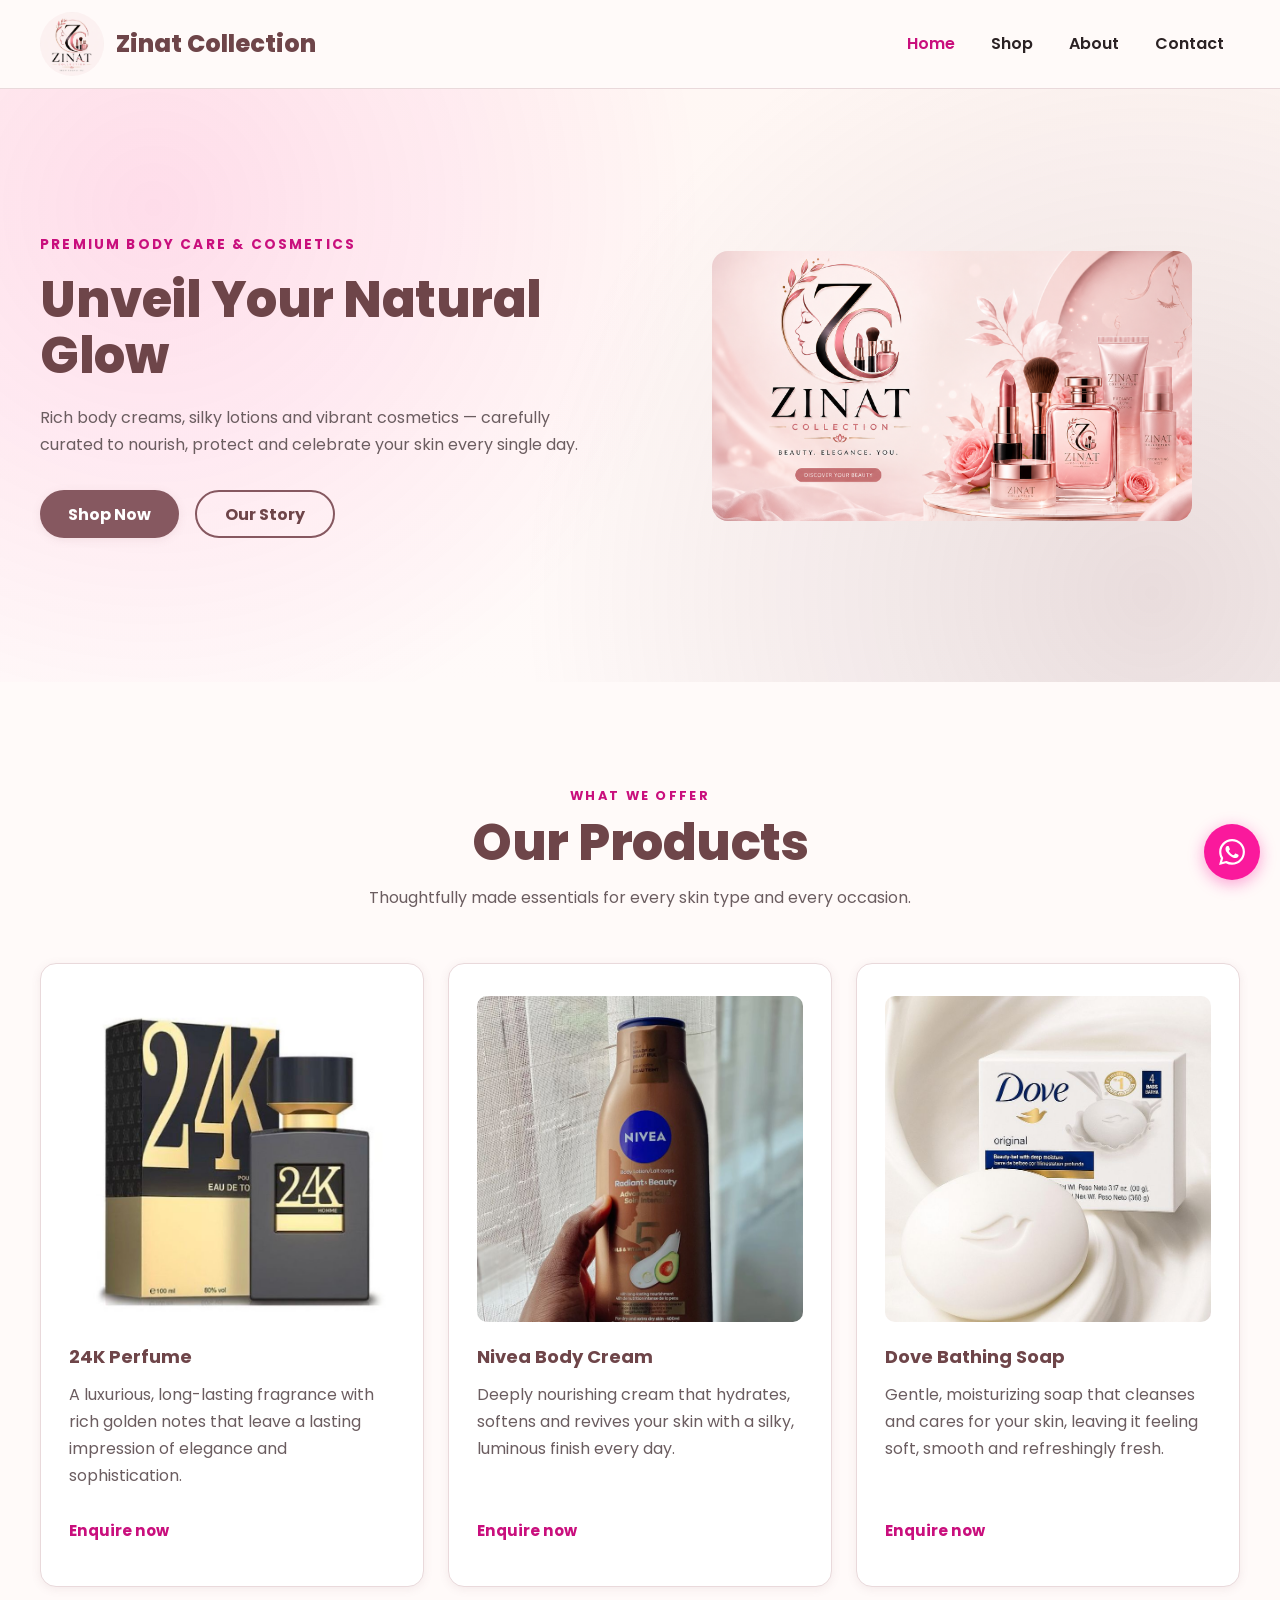
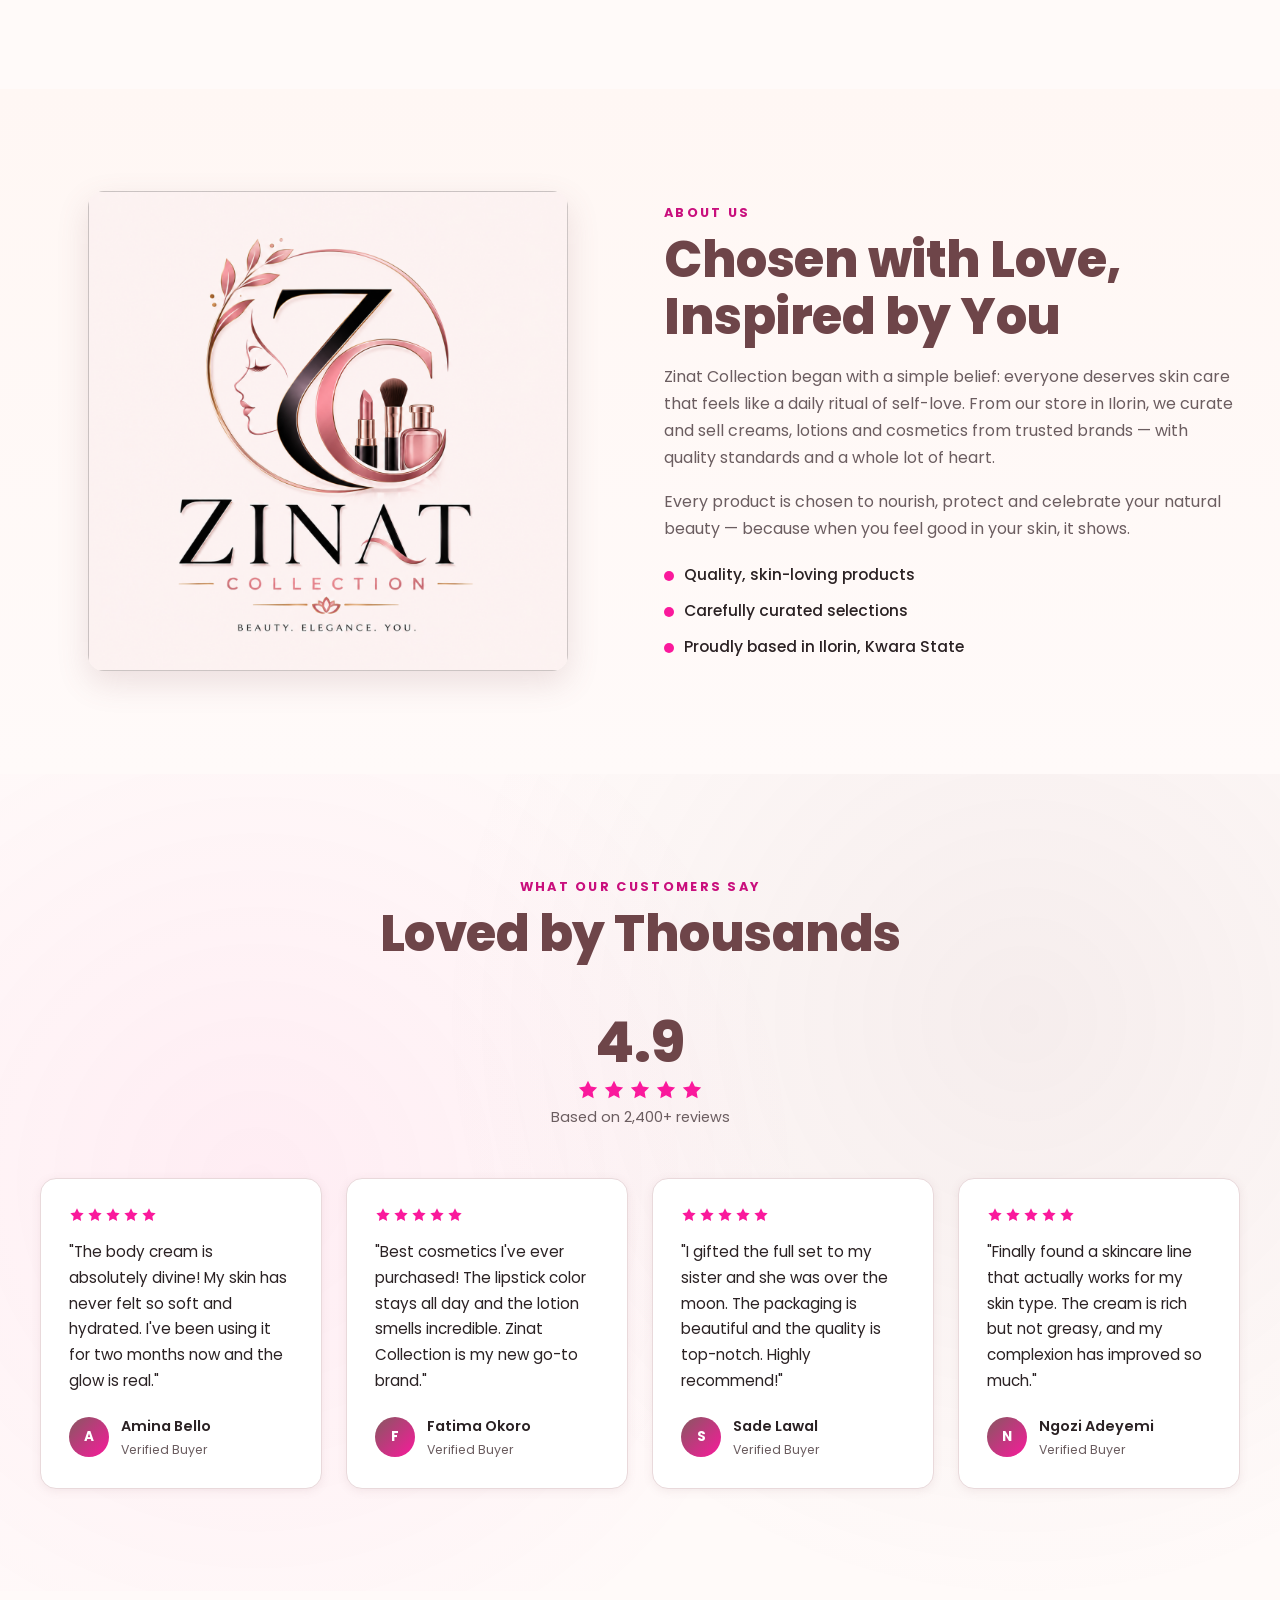
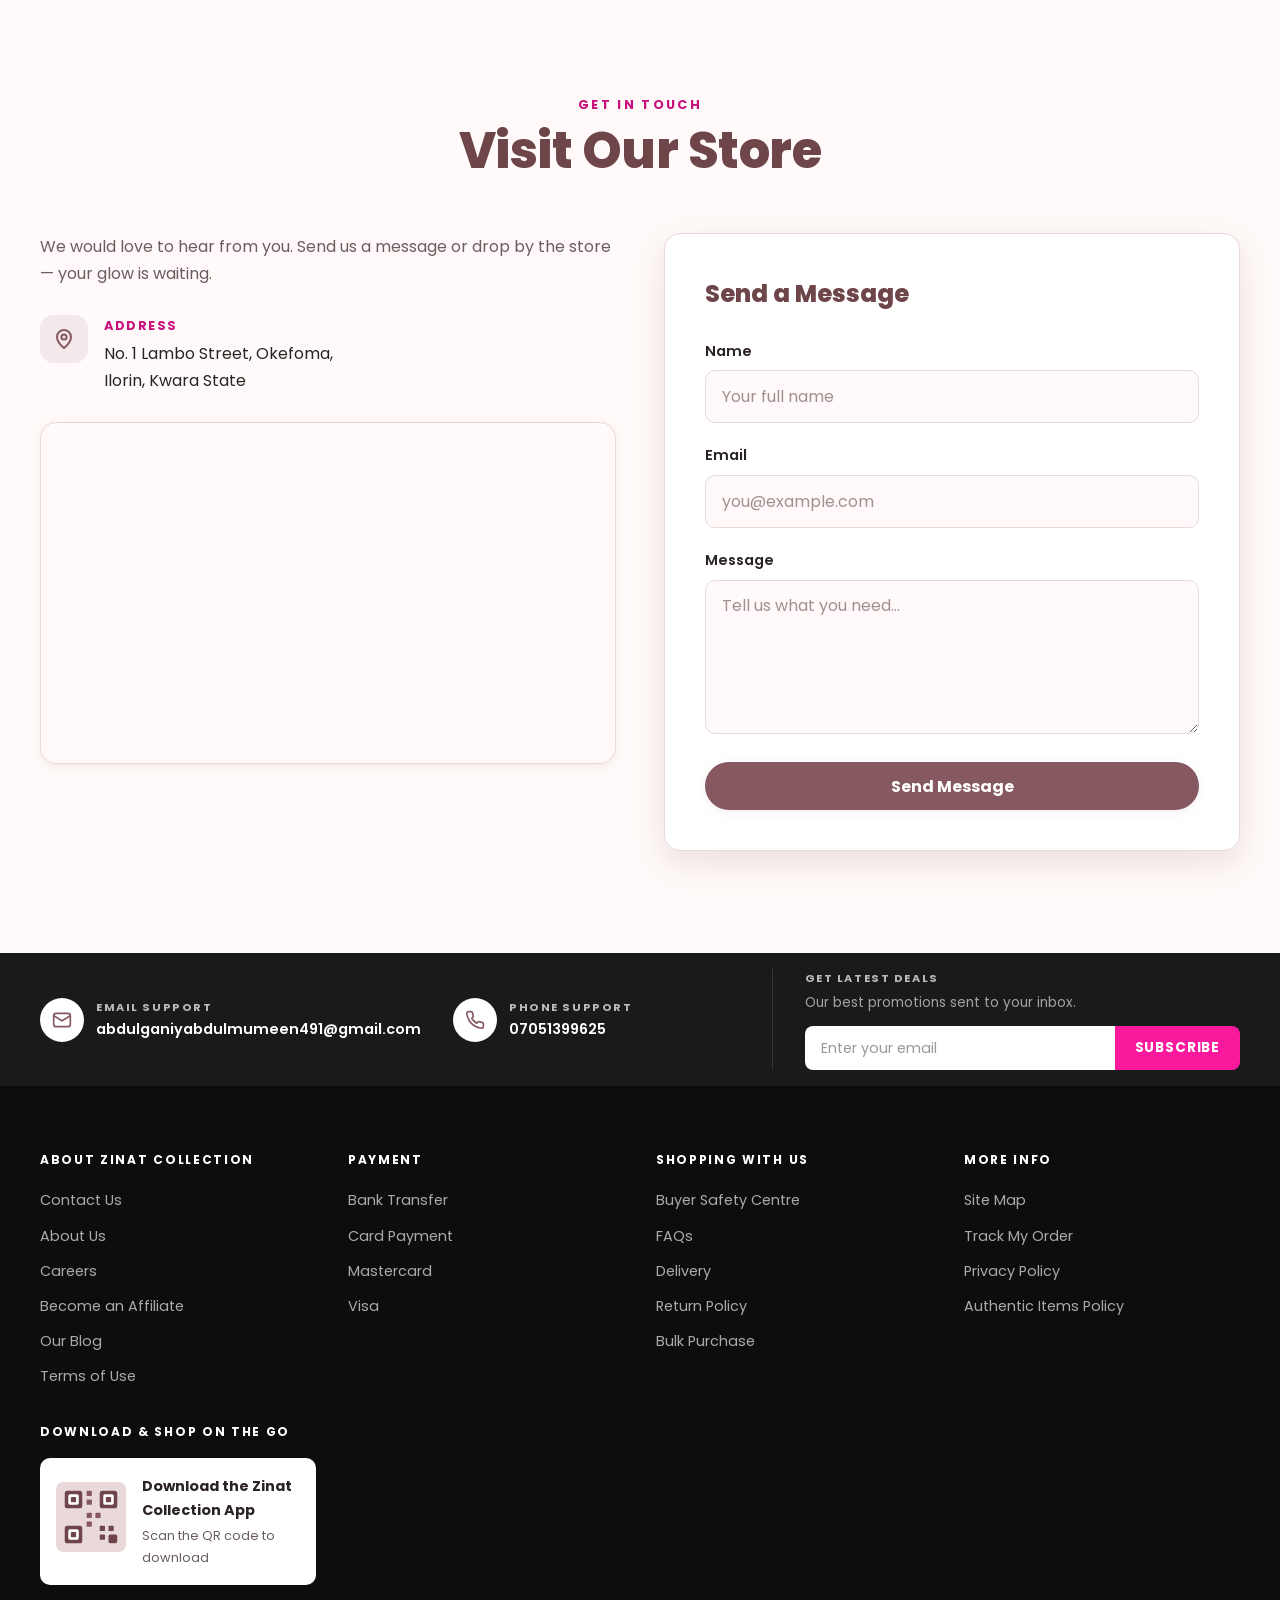
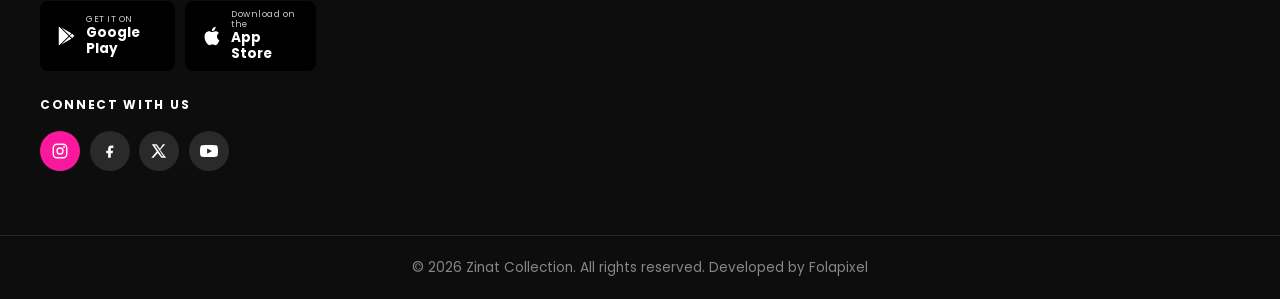
<file: index.html>
<!DOCTYPE html>
<html lang="en">
<head>
  <meta charset="UTF-8">
  <meta name="viewport" content="width=device-width, initial-scale=1.0">
  <meta name="description" content="Zinat Collection — premium body creams, lotions and cosmetics curated and sold with care in Ilorin, Kwara State. Radiant skin, beautifully yours.">
  <title>Zinat Collection — Premium Body Creams, Lotions &amp; Cosmetics</title>

  <link rel="icon" type="image/png" href="img/favicon.png">

  <link rel="preconnect" href="https://fonts.googleapis.com">
  <link rel="preconnect" href="https://fonts.gstatic.com" crossorigin>
  <link href="https://fonts.googleapis.com/css2?family=Poppins:wght@400;500;600;700;800&display=swap" rel="stylesheet">

  <link rel="stylesheet" href="css/styles.css">

  <script type="application/ld+json">
  {
    "@context": "https://schema.org",
    "@type": "LocalBusiness",
    "name": "Zinat Collection",
    "description": "Premium body creams, lotions and cosmetics.",
    "address": {
      "@type": "PostalAddress",
      "streetAddress": "No. 1 Lambo Street, Okefoma",
      "addressLocality": "Ilorin",
      "addressRegion": "Kwara State",
      "addressCountry": "NG"
    }
  }
  </script>
</head>
<body>
  <a class="skip-link" href="#main">Skip to main content</a>

  <header class="site-header" id="top">
    <div class="container header-inner">
      <a href="index.html" class="logo" aria-label="Zinat Collection — home">
        <img src="img/logo.png" alt="Zinat Collection logo" width="120" height="120">
        <span class="brand-name">Zinat Collection</span>
      </a>

      <button class="nav-toggle" id="navToggle" type="button" aria-expanded="false" aria-controls="primaryNav" aria-label="Open menu">
        <span class="nav-toggle-bar"></span>
        <span class="nav-toggle-bar"></span>
        <span class="nav-toggle-bar"></span>
      </button>

      <nav class="primary-nav" id="primaryNav" aria-label="Primary">
        <ul class="nav-list">
          <li><a class="nav-link active" href="index.html">Home</a></li>
          <li><a class="nav-link" href="shop.html">Shop</a></li>
          <li><a class="nav-link" href="about.html">About</a></li>
          <li><a class="nav-link" href="contact.html">Contact</a></li>
        </ul>
      </nav>
    </div>
  </header>

  <main id="main">
    <!-- HERO -->
    <section class="hero" id="home">
      <div class="container hero-inner">
        <div class="hero-content">
          <p class="hero-eyebrow">Premium Body Care &amp; Cosmetics</p>
          <h1 class="hero-title">Unveil Your Natural Glow</h1>
          <p class="hero-tagline">
            Rich body creams, silky lotions and vibrant cosmetics — carefully curated
            to nourish, protect and celebrate your skin every single day.
          </p>
          <div class="hero-actions">
            <a class="btn btn-primary" href="shop.html">Shop Now</a>
            <a class="btn btn-ghost" href="about.html">Our Story</a>
          </div>
        </div>
        <div class="hero-media">
          <img src="img/zinat.png" alt="Zinat Collection cosmetics products" width="600" height="600">
        </div>
      </div>
    </section>

    <!-- PRODUCTS -->
    <section class="products section" id="shop">
      <div class="container">
        <div class="section-head">
          <p class="section-eyebrow">What We Offer</p>
          <h2 class="section-title">Our Products</h2>
          <p class="section-sub">Thoughtfully made essentials for every skin type and every occasion.</p>
        </div>

        <div class="product-grid">
          <article class="product-card">
            <div class="product-img">
              <img src="img/24k.jpg" alt="24K Perfume" loading="lazy">
            </div>
            <h3 class="card-title">24K Perfume</h3>
            <p class="card-text">
              A luxurious, long-lasting fragrance with rich golden notes that
              leave a lasting impression of elegance and sophistication.
            </p>
            <a class="card-link" href="contact.html">Enquire now</a>
          </article>

          <article class="product-card">
            <div class="product-img">
              <img src="img/nivea.jpg" alt="Nivea Body Cream" loading="lazy">
            </div>
            <h3 class="card-title">Nivea Body Cream</h3>
            <p class="card-text">
              Deeply nourishing cream that hydrates, softens and revives
              your skin with a silky, luminous finish every day.
            </p>
            <a class="card-link" href="contact.html">Enquire now</a>
          </article>

          <article class="product-card">
            <div class="product-img">
              <img src="img/dove soap.jpg" alt="Dove Bathing Soap" loading="lazy">
            </div>
            <h3 class="card-title">Dove Bathing Soap</h3>
            <p class="card-text">
              Gentle, moisturizing soap that cleanses and cares for your skin,
              leaving it feeling soft, smooth and refreshingly fresh.
            </p>
            <a class="card-link" href="contact.html">Enquire now</a>
          </article>
        </div>
      </div>
    </section>

    <!-- ABOUT -->
    <section class="about section" id="about">
      <div class="container about-inner">
        <div class="about-media">
          <img src="img/logo.png" alt="Zinat Collection brand logo" width="520" height="520" loading="lazy">
        </div>
        <div class="about-content">
          <p class="section-eyebrow">About Us</p>
          <h2 class="section-title">Chosen with Love, Inspired by You</h2>
          <p class="about-text">
            Zinat Collection began with a simple belief: everyone deserves skin
            care that feels like a daily ritual of self-love. From our store in
            Ilorin, we curate and sell creams, lotions and cosmetics from trusted
            brands — with quality standards and a whole lot of heart.
          </p>
          <p class="about-text">
            Every product is chosen to nourish, protect and celebrate your natural
            beauty — because when you feel good in your skin, it shows.
          </p>
          <ul class="about-list">
            <li>Quality, skin-loving products</li>
            <li>Carefully curated selections</li>
            <li>Proudly based in Ilorin, Kwara State</li>
          </ul>
        </div>
      </div>
    </section>

    <!-- TESTIMONIALS -->
    <section class="testimonials section" id="reviews">
      <div class="container">
        <div class="section-head">
          <p class="section-eyebrow">What Our Customers Say</p>
          <h2 class="section-title">Loved by Thousands</h2>
        </div>

        <div class="rating-summary">
          <div class="rating-score">4.9</div>
          <div class="rating-stars">
            <svg width="22" height="22" viewBox="0 0 24 24" fill="#fa199c"><path d="M12 2l3.09 6.26L22 9.27l-5 4.87 1.18 6.88L12 17.77l-6.18 3.25L7 14.14 2 9.27l6.91-1.01L12 2z"/></svg>
            <svg width="22" height="22" viewBox="0 0 24 24" fill="#fa199c"><path d="M12 2l3.09 6.26L22 9.27l-5 4.87 1.18 6.88L12 17.77l-6.18 3.25L7 14.14 2 9.27l6.91-1.01L12 2z"/></svg>
            <svg width="22" height="22" viewBox="0 0 24 24" fill="#fa199c"><path d="M12 2l3.09 6.26L22 9.27l-5 4.87 1.18 6.88L12 17.77l-6.18 3.25L7 14.14 2 9.27l6.91-1.01L12 2z"/></svg>
            <svg width="22" height="22" viewBox="0 0 24 24" fill="#fa199c"><path d="M12 2l3.09 6.26L22 9.27l-5 4.87 1.18 6.88L12 17.77l-6.18 3.25L7 14.14 2 9.27l6.91-1.01L12 2z"/></svg>
            <svg width="22" height="22" viewBox="0 0 24 24" fill="#fa199c"><path d="M12 2l3.09 6.26L22 9.27l-5 4.87 1.18 6.88L12 17.77l-6.18 3.25L7 14.14 2 9.27l6.91-1.01L12 2z"/></svg>
          </div>
          <p class="rating-count">Based on 2,400+ reviews</p>
        </div>

        <div class="testimonials-grid">
          <article class="testimonial-card">
            <div class="testimonial-stars">
              <svg width="16" height="16" viewBox="0 0 24 24" fill="#fa199c"><path d="M12 2l3.09 6.26L22 9.27l-5 4.87 1.18 6.88L12 17.77l-6.18 3.25L7 14.14 2 9.27l6.91-1.01L12 2z"/></svg>
              <svg width="16" height="16" viewBox="0 0 24 24" fill="#fa199c"><path d="M12 2l3.09 6.26L22 9.27l-5 4.87 1.18 6.88L12 17.77l-6.18 3.25L7 14.14 2 9.27l6.91-1.01L12 2z"/></svg>
              <svg width="16" height="16" viewBox="0 0 24 24" fill="#fa199c"><path d="M12 2l3.09 6.26L22 9.27l-5 4.87 1.18 6.88L12 17.77l-6.18 3.25L7 14.14 2 9.27l6.91-1.01L12 2z"/></svg>
              <svg width="16" height="16" viewBox="0 0 24 24" fill="#fa199c"><path d="M12 2l3.09 6.26L22 9.27l-5 4.87 1.18 6.88L12 17.77l-6.18 3.25L7 14.14 2 9.27l6.91-1.01L12 2z"/></svg>
              <svg width="16" height="16" viewBox="0 0 24 24" fill="#fa199c"><path d="M12 2l3.09 6.26L22 9.27l-5 4.87 1.18 6.88L12 17.77l-6.18 3.25L7 14.14 2 9.27l6.91-1.01L12 2z"/></svg>
            </div>
            <p class="testimonial-text">"The body cream is absolutely divine! My skin has never felt so soft and hydrated. I've been using it for two months now and the glow is real."</p>
            <div class="testimonial-author">
              <div class="author-avatar">A</div>
              <div>
                <p class="author-name">Amina Bello</p>
                <p class="author-role">Verified Buyer</p>
              </div>
            </div>
          </article>

          <article class="testimonial-card">
            <div class="testimonial-stars">
              <svg width="16" height="16" viewBox="0 0 24 24" fill="#fa199c"><path d="M12 2l3.09 6.26L22 9.27l-5 4.87 1.18 6.88L12 17.77l-6.18 3.25L7 14.14 2 9.27l6.91-1.01L12 2z"/></svg>
              <svg width="16" height="16" viewBox="0 0 24 24" fill="#fa199c"><path d="M12 2l3.09 6.26L22 9.27l-5 4.87 1.18 6.88L12 17.77l-6.18 3.25L7 14.14 2 9.27l6.91-1.01L12 2z"/></svg>
              <svg width="16" height="16" viewBox="0 0 24 24" fill="#fa199c"><path d="M12 2l3.09 6.26L22 9.27l-5 4.87 1.18 6.88L12 17.77l-6.18 3.25L7 14.14 2 9.27l6.91-1.01L12 2z"/></svg>
              <svg width="16" height="16" viewBox="0 0 24 24" fill="#fa199c"><path d="M12 2l3.09 6.26L22 9.27l-5 4.87 1.18 6.88L12 17.77l-6.18 3.25L7 14.14 2 9.27l6.91-1.01L12 2z"/></svg>
              <svg width="16" height="16" viewBox="0 0 24 24" fill="#fa199c"><path d="M12 2l3.09 6.26L22 9.27l-5 4.87 1.18 6.88L12 17.77l-6.18 3.25L7 14.14 2 9.27l6.91-1.01L12 2z"/></svg>
            </div>
            <p class="testimonial-text">"Best cosmetics I've ever purchased! The lipstick color stays all day and the lotion smells incredible. Zinat Collection is my new go-to brand."</p>
            <div class="testimonial-author">
              <div class="author-avatar">F</div>
              <div>
                <p class="author-name">Fatima Okoro</p>
                <p class="author-role">Verified Buyer</p>
              </div>
            </div>
          </article>

          <article class="testimonial-card">
            <div class="testimonial-stars">
              <svg width="16" height="16" viewBox="0 0 24 24" fill="#fa199c"><path d="M12 2l3.09 6.26L22 9.27l-5 4.87 1.18 6.88L12 17.77l-6.18 3.25L7 14.14 2 9.27l6.91-1.01L12 2z"/></svg>
              <svg width="16" height="16" viewBox="0 0 24 24" fill="#fa199c"><path d="M12 2l3.09 6.26L22 9.27l-5 4.87 1.18 6.88L12 17.77l-6.18 3.25L7 14.14 2 9.27l6.91-1.01L12 2z"/></svg>
              <svg width="16" height="16" viewBox="0 0 24 24" fill="#fa199c"><path d="M12 2l3.09 6.26L22 9.27l-5 4.87 1.18 6.88L12 17.77l-6.18 3.25L7 14.14 2 9.27l6.91-1.01L12 2z"/></svg>
              <svg width="16" height="16" viewBox="0 0 24 24" fill="#fa199c"><path d="M12 2l3.09 6.26L22 9.27l-5 4.87 1.18 6.88L12 17.77l-6.18 3.25L7 14.14 2 9.27l6.91-1.01L12 2z"/></svg>
              <svg width="16" height="16" viewBox="0 0 24 24" fill="#fa199c"><path d="M12 2l3.09 6.26L22 9.27l-5 4.87 1.18 6.88L12 17.77l-6.18 3.25L7 14.14 2 9.27l6.91-1.01L12 2z"/></svg>
            </div>
            <p class="testimonial-text">"I gifted the full set to my sister and she was over the moon. The packaging is beautiful and the quality is top-notch. Highly recommend!"</p>
            <div class="testimonial-author">
              <div class="author-avatar">S</div>
              <div>
                <p class="author-name">Sade Lawal</p>
                <p class="author-role">Verified Buyer</p>
              </div>
            </div>
          </article>

          <article class="testimonial-card">
            <div class="testimonial-stars">
              <svg width="16" height="16" viewBox="0 0 24 24" fill="#fa199c"><path d="M12 2l3.09 6.26L22 9.27l-5 4.87 1.18 6.88L12 17.77l-6.18 3.25L7 14.14 2 9.27l6.91-1.01L12 2z"/></svg>
              <svg width="16" height="16" viewBox="0 0 24 24" fill="#fa199c"><path d="M12 2l3.09 6.26L22 9.27l-5 4.87 1.18 6.88L12 17.77l-6.18 3.25L7 14.14 2 9.27l6.91-1.01L12 2z"/></svg>
              <svg width="16" height="16" viewBox="0 0 24 24" fill="#fa199c"><path d="M12 2l3.09 6.26L22 9.27l-5 4.87 1.18 6.88L12 17.77l-6.18 3.25L7 14.14 2 9.27l6.91-1.01L12 2z"/></svg>
              <svg width="16" height="16" viewBox="0 0 24 24" fill="#fa199c"><path d="M12 2l3.09 6.26L22 9.27l-5 4.87 1.18 6.88L12 17.77l-6.18 3.25L7 14.14 2 9.27l6.91-1.01L12 2z"/></svg>
              <svg width="16" height="16" viewBox="0 0 24 24" fill="#fa199c"><path d="M12 2l3.09 6.26L22 9.27l-5 4.87 1.18 6.88L12 17.77l-6.18 3.25L7 14.14 2 9.27l6.91-1.01L12 2z"/></svg>
            </div>
            <p class="testimonial-text">"Finally found a skincare line that actually works for my skin type. The cream is rich but not greasy, and my complexion has improved so much."</p>
            <div class="testimonial-author">
              <div class="author-avatar">N</div>
              <div>
                <p class="author-name">Ngozi Adeyemi</p>
                <p class="author-role">Verified Buyer</p>
              </div>
            </div>
          </article>
        </div>
      </div>
    </section>

    <!-- CONTACT / LOCATION -->
    <section class="contact section" id="contact">
      <div class="container">
        <div class="section-head">
          <p class="section-eyebrow">Get In Touch</p>
          <h2 class="section-title">Visit Our Store</h2>
        </div>

        <div class="contact-grid">
          <div class="contact-info">
            <p class="contact-intro">
              We would love to hear from you. Send us a message or drop by the
              store — your glow is waiting.
            </p>

            <div class="info-item">
              <span class="info-icon" aria-hidden="true">
                <svg viewBox="0 0 24 24" fill="none" xmlns="http://www.w3.org/2000/svg">
                  <path d="M12 21s-7-5.6-7-11a7 7 0 1 1 14 0c0 5.4-7 11-7 11z" stroke="currentColor" stroke-width="2" stroke-linejoin="round"/>
                  <circle cx="12" cy="10" r="2.6" stroke="currentColor" stroke-width="2"/>
                </svg>
              </span>
              <div>
                <h3 class="info-label">Address</h3>
                <p class="info-value">No. 1 Lambo Street, Okefoma,<br>Ilorin, Kwara State</p>
              </div>
            </div>

            <div class="map-wrap">
              <iframe
                src="https://www.google.com/maps?q=Lambo%20Street%20Okefoma%20Ilorin%20Kwara%20State%20Nigeria&output=embed"
                title="Map showing No. 1 Lambo Street, Okefoma, Ilorin, Kwara State"
                width="600" height="300" style="border:0;" loading="lazy"
                referrerpolicy="no-referrer-when-downgrade" allowfullscreen></iframe>
            </div>
          </div>

          <form class="contact-form" id="contactForm" novalidate>
            <h3 class="form-title">Send a Message</h3>

            <div class="form-field">
              <label for="name">Name</label>
              <input type="text" id="name" name="name" autocomplete="name" placeholder="Your full name" required>
            </div>

            <div class="form-field">
              <label for="email">Email</label>
              <input type="email" id="email" name="email" autocomplete="email" inputmode="email" placeholder="you@example.com" required>
            </div>

            <div class="form-field">
              <label for="message">Message</label>
              <textarea id="message" name="message" rows="5" placeholder="Tell us what you need..." required></textarea>
            </div>

            <button type="submit" class="btn btn-primary btn-block">Send Message</button>
            <p class="form-status" id="formStatus" role="status" aria-live="polite" hidden></p>
          </form>
        </div>
      </div>
    </section>
  </main>

  <!-- FOOTER -->
  <!-- Top Utility Bar -->
  <div class="utility-bar">
    <div class="container utility-bar-inner">
      <div class="utility-contact">
        <div class="utility-item">
          <span class="utility-icon">
            <svg viewBox="0 0 24 24" fill="none"><rect x="2" y="4" width="20" height="16" rx="3" stroke="currentColor" stroke-width="2"/><path d="M2 7l10 6 10-6" stroke="currentColor" stroke-width="2" stroke-linecap="round"/></svg>
          </span>
          <div class="utility-text">
            <p class="utility-label">Email Support</p>
            <p class="utility-value">abdulganiyabdulmumeen491@gmail.com</p>
          </div>
        </div>
        <div class="utility-item">
          <span class="utility-icon">
            <svg viewBox="0 0 24 24" fill="none"><path d="M22 16.92v3a2 2 0 0 1-2.18 2 19.79 19.79 0 0 1-8.63-3.07 19.5 19.5 0 0 1-6-6A19.79 19.79 0 0 1 2.12 4.18 2 2 0 0 1 4.11 2h3a2 2 0 0 1 2 1.72c.127.96.361 1.903.7 2.81a2 2 0 0 1-.45 2.11L8.09 9.91a16 16 0 0 0 6 6l1.27-1.27a2 2 0 0 1 2.11-.45c.907.339 1.85.573 2.81.7A2 2 0 0 1 22 16.92z" stroke="currentColor" stroke-width="2" stroke-linecap="round" stroke-linejoin="round"/></svg>
          </span>
          <div class="utility-text">
            <p class="utility-label">Phone Support</p>
            <p class="utility-value">07051399625</p>
          </div>
        </div>
      </div>

      <div class="utility-newsletter">
        <div class="newsletter-text">
          <p class="utility-label">Get Latest Deals</p>
          <p class="utility-sub">Our best promotions sent to your inbox.</p>
        </div>
        <form class="newsletter-form" onsubmit="return false;">
          <input type="email" placeholder="Enter your email" aria-label="Email for newsletter">
          <button type="submit" class="btn-subscribe">Subscribe</button>
        </form>
      </div>
    </div>
  </div>

  <!-- Main Footer -->
  <footer class="site-footer">
    <div class="container footer-main">
      <div class="footer-links-grid">
        <div class="footer-col">
          <h3 class="footer-heading">About Zinat Collection</h3>
          <ul class="footer-links">
            <li><a href="contact.html">Contact Us</a></li>
            <li><a href="about.html">About Us</a></li>
            <li><a href="#">Careers</a></li>
            <li><a href="#">Become an Affiliate</a></li>
            <li><a href="#">Our Blog</a></li>
            <li><a href="#">Terms of Use</a></li>
          </ul>
        </div>

        <div class="footer-col">
          <h3 class="footer-heading">Payment</h3>
          <ul class="footer-links">
            <li><a href="#">Bank Transfer</a></li>
            <li><a href="#">Card Payment</a></li>
            <li><a href="#">Mastercard</a></li>
            <li><a href="#">Visa</a></li>
          </ul>
        </div>

        <div class="footer-col">
          <h3 class="footer-heading">Shopping With Us</h3>
          <ul class="footer-links">
            <li><a href="#">Buyer Safety Centre</a></li>
            <li><a href="#">FAQs</a></li>
            <li><a href="#">Delivery</a></li>
            <li><a href="#">Return Policy</a></li>
            <li><a href="#">Bulk Purchase</a></li>
          </ul>
        </div>

        <div class="footer-col">
          <h3 class="footer-heading">More Info</h3>
          <ul class="footer-links">
            <li><a href="#">Site Map</a></li>
            <li><a href="#">Track My Order</a></li>
            <li><a href="#">Privacy Policy</a></li>
            <li><a href="#">Authentic Items Policy</a></li>
          </ul>
        </div>

        <div class="footer-col footer-app-col">
          <h3 class="footer-heading">Download &amp; Shop on the Go</h3>
          <div class="app-download-card">
            <div class="qr-placeholder" aria-label="QR code placeholder">
              <svg viewBox="0 0 80 80" fill="none" xmlns="http://www.w3.org/2000/svg">
                <rect width="80" height="80" rx="8" fill="#e9d9db"/>
                <rect x="10" y="10" width="20" height="20" rx="3" fill="#6e4549"/>
                <rect x="50" y="10" width="20" height="20" rx="3" fill="#6e4549"/>
                <rect x="10" y="50" width="20" height="20" rx="3" fill="#6e4549"/>
                <rect x="14" y="14" width="12" height="12" rx="2" fill="#fff"/>
                <rect x="54" y="14" width="12" height="12" rx="2" fill="#fff"/>
                <rect x="14" y="54" width="12" height="12" rx="2" fill="#fff"/>
                <rect x="17" y="17" width="6" height="6" rx="1" fill="#6e4549"/>
                <rect x="57" y="17" width="6" height="6" rx="1" fill="#6e4549"/>
                <rect x="17" y="57" width="6" height="6" rx="1" fill="#6e4549"/>
                <rect x="35" y="10" width="6" height="6" rx="1" fill="#865860"/>
                <rect x="35" y="20" width="6" height="6" rx="1" fill="#865860"/>
                <rect x="35" y="35" width="6" height="6" rx="1" fill="#865860"/>
                <rect x="45" y="35" width="6" height="6" rx="1" fill="#865860"/>
                <rect x="35" y="45" width="6" height="6" rx="1" fill="#865860"/>
                <rect x="50" y="50" width="6" height="6" rx="1" fill="#6e4549"/>
                <rect x="60" y="50" width="6" height="6" rx="1" fill="#6e4549"/>
                <rect x="50" y="60" width="6" height="6" rx="1" fill="#6e4549"/>
                <rect x="60" y="60" width="10" height="10" rx="2" fill="#6e4549"/>
              </svg>
            </div>
            <div class="app-download-text">
              <p class="app-title">Download the Zinat Collection App</p>
              <p class="app-sub">Scan the QR code to download</p>
            </div>
          </div>
          <div class="store-badges">
            <a href="#" class="store-badge" aria-label="Get it on Google Play">
              <svg viewBox="0 0 24 24" fill="currentColor"><path d="M3.609 1.814L13.792 12 3.61 22.186a.996.996 0 0 1-.61-.92V2.734a1 1 0 0 1 .609-.92zm10.89 10.893l2.302 2.302-10.937 6.333 8.635-8.635zm3.199-3.199l2.302 2.302-2.302 2.302-2.898-2.302 2.898-2.302zM5.864 2.658L16.8 8.99l-2.302 2.302L5.864 2.658z"/></svg>
              <div class="badge-text"><span class="badge-small">GET IT ON</span><span class="badge-large">Google Play</span></div>
            </a>
            <a href="#" class="store-badge" aria-label="Download on the App Store">
              <svg viewBox="0 0 24 24" fill="currentColor"><path d="M18.71 19.5c-.83 1.24-1.71 2.45-3.05 2.47-1.34.03-1.77-.79-3.29-.79-1.53 0-2 .77-3.27.82-1.31.05-2.3-1.32-3.14-2.53C4.25 17 2.94 12.45 4.7 9.39c.87-1.52 2.43-2.48 4.12-2.51 1.28-.02 2.5.87 3.29.87.78 0 2.26-1.07 3.8-.91.65.03 2.47.26 3.64 1.98-.09.06-2.17 1.28-2.15 3.81.03 3.02 2.65 4.03 2.68 4.04-.03.07-.42 1.44-1.38 2.83M13 3.5c.73-.83 1.94-1.46 2.94-1.5.13 1.17-.34 2.35-1.04 3.19-.69.85-1.83 1.51-2.95 1.42-.15-1.15.41-2.35 1.05-3.11z"/></svg>
              <div class="badge-text"><span class="badge-small">Download on the</span><span class="badge-large">App Store</span></div>
            </a>
          </div>

          <h3 class="footer-heading mt-lg">Connect With Us</h3>
          <ul class="social-list-footer">
            <li><a class="social-icon social-icon--ig" href="#" aria-label="Instagram"><svg viewBox="0 0 24 24" fill="none"><rect x="3" y="3" width="18" height="18" rx="5" stroke="currentColor" stroke-width="1.8"/><circle cx="12" cy="12" r="4" stroke="currentColor" stroke-width="1.8"/><circle cx="17.3" cy="6.7" r="1.3" fill="currentColor"/></svg></a></li>
            <li><a class="social-icon" href="#" aria-label="Facebook"><svg viewBox="0 0 24 24" fill="none"><path d="M14 8h2.5V4.5H14A4.5 4.5 0 0 0 9.5 9v2.5H7V15h2.5v6h3.5v-6h2.6l.4-3.5h-3V9.2c0-.7.6-1.2 1.5-1.2z" fill="currentColor"/></svg></a></li>
            <li><a class="social-icon" href="#" aria-label="X (Twitter)"><svg viewBox="0 0 24 24" fill="none"><path d="M17.2 3h3.1l-6.8 7.8L21.5 21h-6.3l-4.9-6.4L4.8 21H1.7l7.3-8.3L2.5 3h6.4l4.4 5.9L17.2 3zm-1.1 16.1h1.7L8 4.8H6.2l9.9 14.3z" fill="currentColor"/></svg></a></li>
            <li><a class="social-icon" href="#" aria-label="YouTube"><svg viewBox="0 0 24 24" fill="none"><path d="M23.5 6.5a3 3 0 0 0-2.1-2.1C19.5 4 12 4 12 4s-7.5 0-9.4.4a3 3 0 0 0-2.1 2.1C0 8.4 0 12 0 12s0 3.6.5 5.5a3 3 0 0 0 2.1 2.1c1.9.4 9.4.4 9.4.4s7.5 0 9.4-.4a3 3 0 0 0 2.1-2.1c.5-1.9.5-5.5.5-5.5s0-3.6-.5-5.5zM9.5 15.5V8.5l6.5 3.5-6.5 3.5z" fill="currentColor"/></svg></a></li>
          </ul>
        </div>
      </div>
    </div>

    <div class="footer-bottom">
      <div class="container">
        <p>&copy; <span id="year">2026</span> Zinat Collection. All rights reserved. Developed by Folapixel</p>
      </div>
    </div>
  </footer>

  <!-- Floating Buttons -->
  <button class="fab fab-top" id="scrollTop" type="button" aria-label="Scroll to top">
    <svg viewBox="0 0 24 24" fill="none"><path d="M18 15l-6-6-6 6" stroke="currentColor" stroke-width="2.5" stroke-linecap="round" stroke-linejoin="round"/></svg>
  </button>
  <a class="fab fab-chat" href="https://wa.me/2347051399625" target="_blank" rel="noopener" aria-label="Chat on WhatsApp">
    <svg viewBox="0 0 24 24" fill="currentColor"><path d="M17.472 14.382c-.297-.149-1.758-.867-2.03-.967-.273-.099-.471-.148-.67.15-.197.297-.767.966-.94 1.164-.173.199-.347.223-.644.075-.297-.15-1.255-.463-2.39-1.475-.883-.788-1.48-1.761-1.653-2.059-.173-.297-.018-.458.13-.606.134-.133.298-.347.446-.52.149-.174.198-.298.298-.497.099-.198.05-.371-.025-.52-.075-.149-.669-1.612-.916-2.207-.242-.579-.487-.5-.669-.51-.173-.008-.371-.01-.57-.01-.198 0-.52.074-.792.372-.272.297-1.04 1.016-1.04 2.479 0 1.462 1.065 2.875 1.213 3.074.149.198 2.096 3.2 5.077 4.487.709.306 1.262.489 1.694.625.712.227 1.36.195 1.871.118.571-.085 1.758-.719 2.006-1.413.248-.694.248-1.289.173-1.413-.074-.124-.272-.198-.57-.347m-5.421 7.403h-.004a9.87 9.87 0 01-5.031-1.378l-.361-.214-3.741.982.998-3.648-.235-.374a9.86 9.86 0 01-1.51-5.26c.001-5.45 4.436-9.884 9.888-9.884 2.64 0 5.122 1.03 6.988 2.898a9.825 9.825 0 012.893 6.994c-.003 5.45-4.437 9.884-9.885 9.884m8.413-18.297A11.815 11.815 0 0012.05 0C5.495 0 .16 5.335.157 11.892c0 2.096.547 4.142 1.588 5.945L.057 24l6.305-1.654a11.882 11.882 0 005.683 1.448h.005c6.554 0 11.89-5.335 11.893-11.893a11.821 11.821 0 00-3.48-8.413z"/></svg>
  </a>

  <script src="js/main.js"></script>
</body>
</html>
</file>
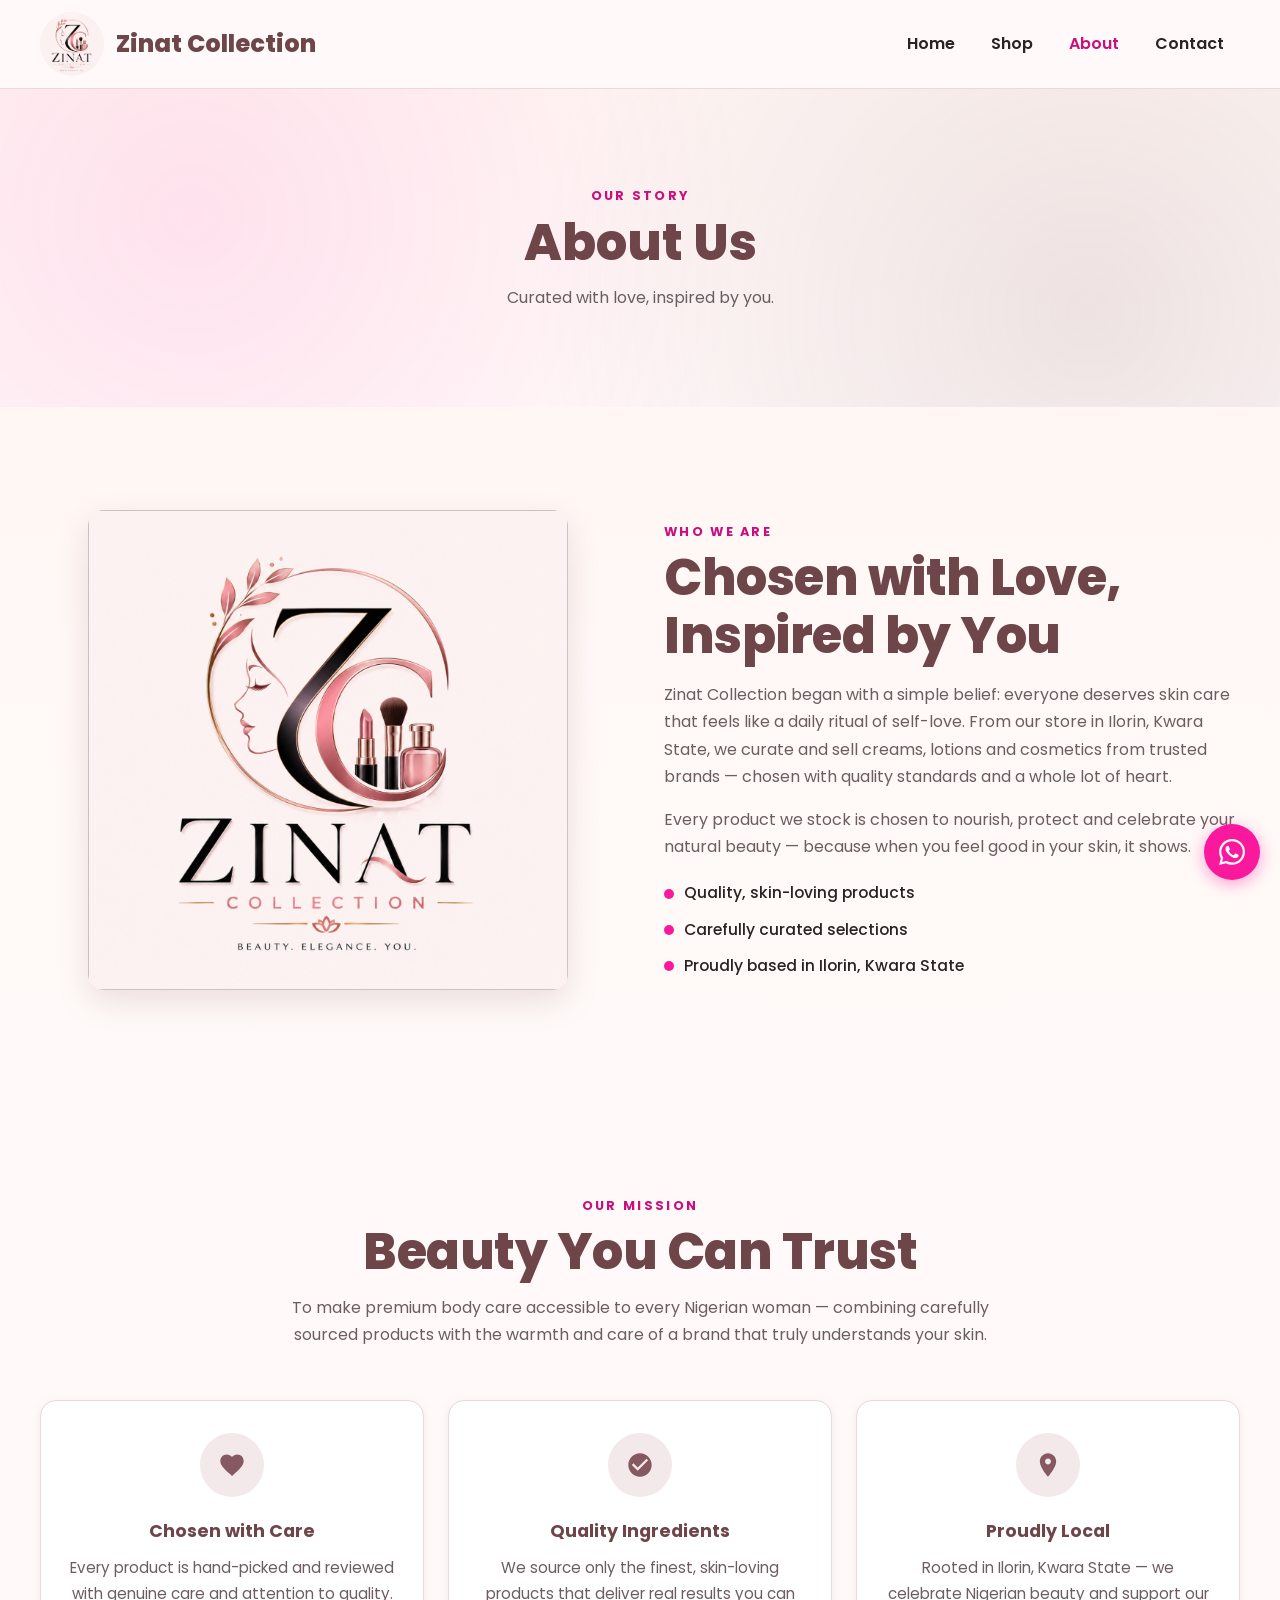
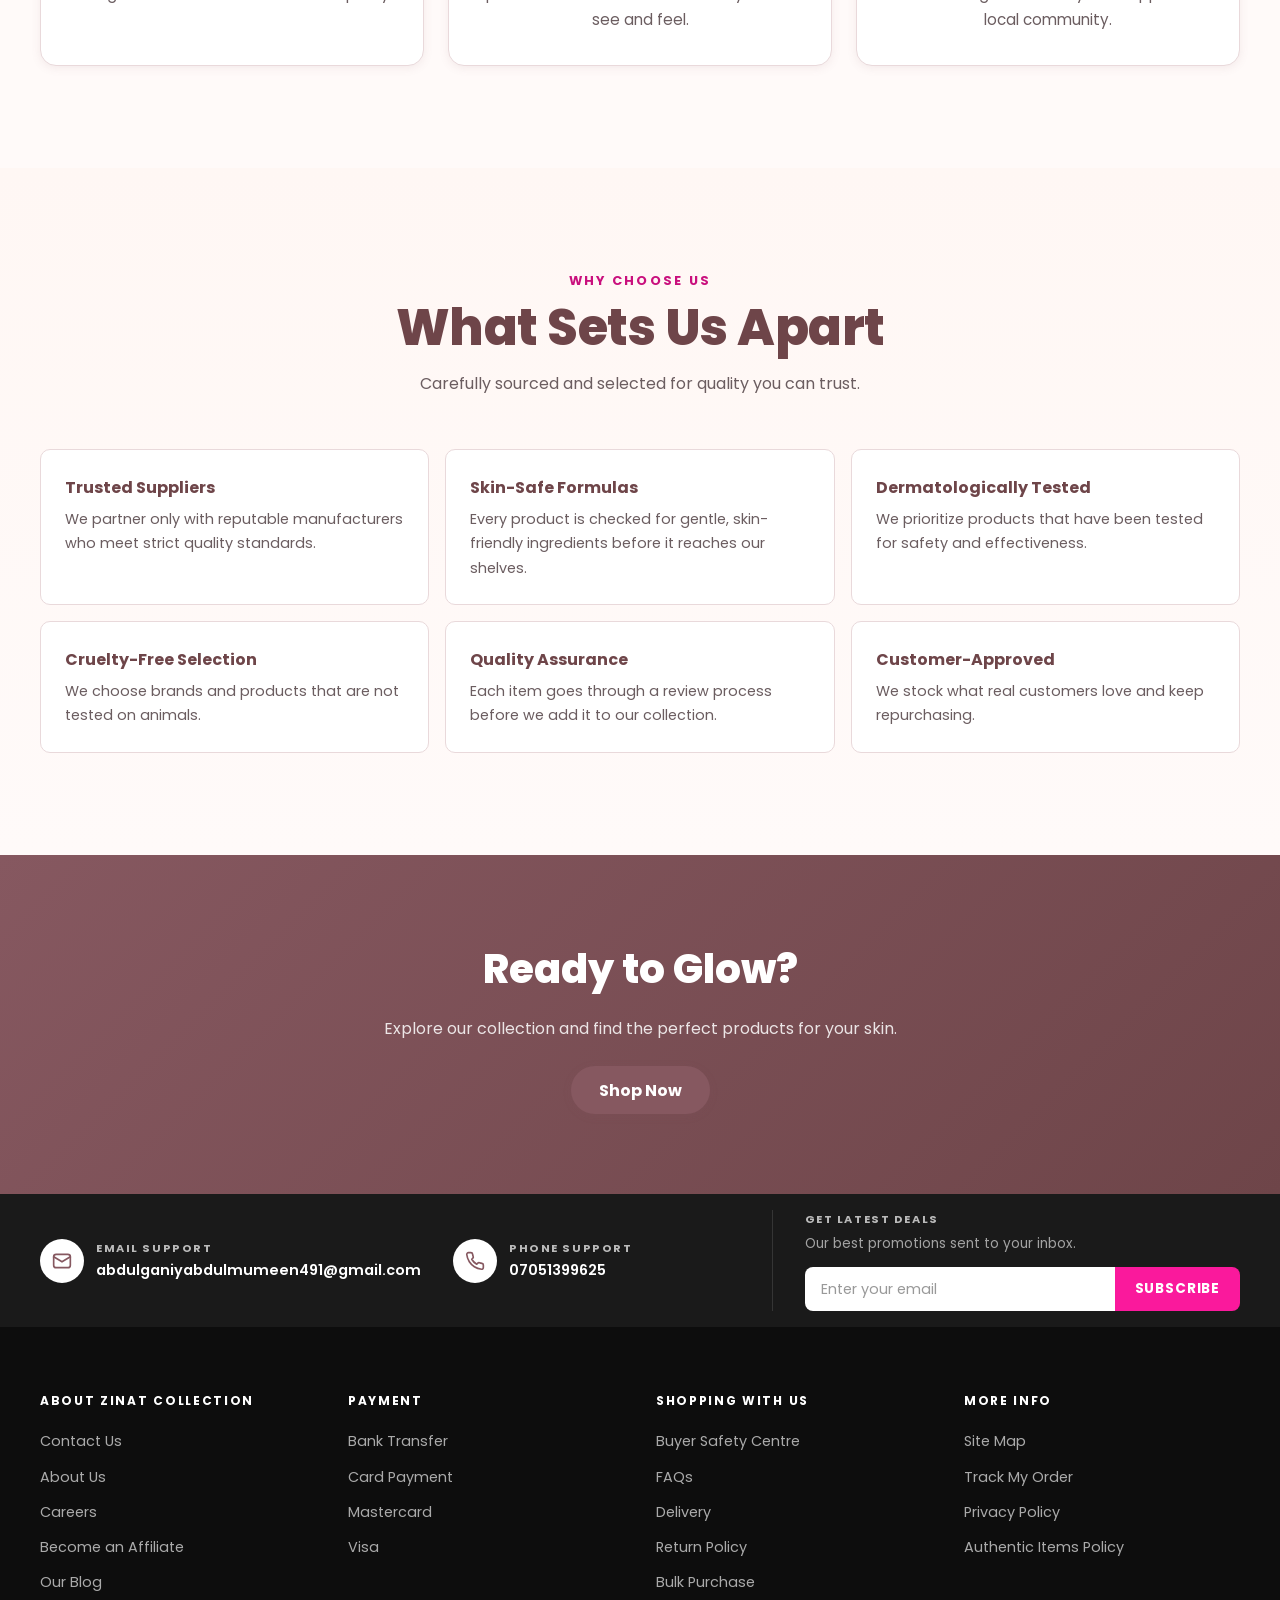
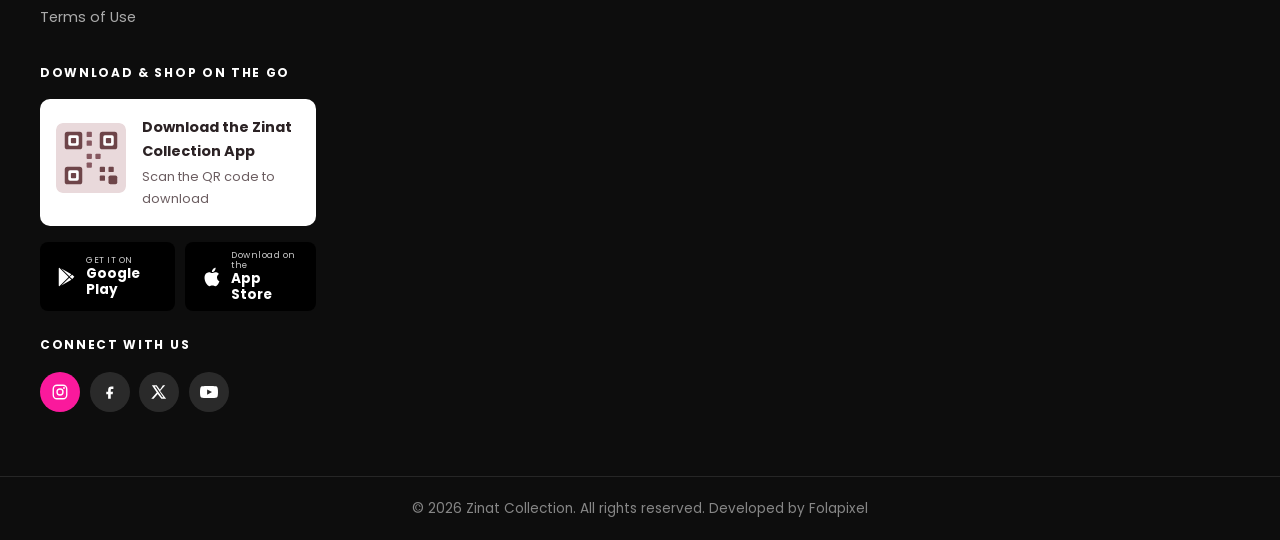
<file: about.html>
<!DOCTYPE html>
<html lang="en">
<head>
  <meta charset="UTF-8">
  <meta name="viewport" content="width=device-width, initial-scale=1.0">
  <meta name="description" content="Learn about Zinat Collection — our story, mission and commitment to quality body care and cosmetics made in Ilorin, Kwara State.">
  <title>About Us — Zinat Collection</title>

  <link rel="icon" type="image/png" href="img/favicon.png">

  <link rel="preconnect" href="https://fonts.googleapis.com">
  <link rel="preconnect" href="https://fonts.gstatic.com" crossorigin>
  <link href="https://fonts.googleapis.com/css2?family=Poppins:wght@400;500;600;700;800&display=swap" rel="stylesheet">

  <link rel="stylesheet" href="css/styles.css">
</head>
<body>
  <a class="skip-link" href="#main">Skip to main content</a>

  <header class="site-header" id="top">
    <div class="container header-inner">
      <a href="index.html" class="logo" aria-label="Zinat Collection — home">
        <img src="img/logo.png" alt="Zinat Collection logo" width="120" height="120">
        <span class="brand-name">Zinat Collection</span>
      </a>

      <button class="nav-toggle" id="navToggle" type="button" aria-expanded="false" aria-controls="primaryNav" aria-label="Open menu">
        <span class="nav-toggle-bar"></span>
        <span class="nav-toggle-bar"></span>
        <span class="nav-toggle-bar"></span>
      </button>

      <nav class="primary-nav" id="primaryNav" aria-label="Primary">
        <ul class="nav-list">
          <li><a class="nav-link" href="index.html">Home</a></li>
          <li><a class="nav-link" href="shop.html">Shop</a></li>
          <li><a class="nav-link active" href="about.html">About</a></li>
          <li><a class="nav-link" href="contact.html">Contact</a></li>
        </ul>
      </nav>
    </div>
  </header>

  <main id="main">
    <!-- PAGE HERO -->
    <section class="page-hero">
      <div class="container">
        <p class="page-hero-eyebrow">Our Story</p>
        <h1 class="page-hero-title">About Us</h1>
        <p class="page-hero-sub">Curated with love, inspired by you.</p>
      </div>
    </section>

    <!-- BRAND STORY -->
    <section class="about section" id="story">
      <div class="container about-inner">
        <div class="about-media">
          <img src="img/logo.png" alt="Zinat Collection brand logo" width="520" height="520" loading="lazy">
        </div>
        <div class="about-content">
          <p class="section-eyebrow">Who We Are</p>
          <h2 class="section-title">Chosen with Love, Inspired by You</h2>
          <p class="about-text">
            Zinat Collection began with a simple belief: everyone deserves skin
            care that feels like a daily ritual of self-love. From our store in
            Ilorin, Kwara State, we curate and sell creams, lotions and cosmetics
            from trusted brands — chosen with quality standards and a whole lot of heart.
          </p>
          <p class="about-text">
            Every product we stock is chosen to nourish, protect and celebrate your
            natural beauty — because when you feel good in your skin, it shows.
          </p>
          <ul class="about-list">
            <li>Quality, skin-loving products</li>
            <li>Carefully curated selections</li>
            <li>Proudly based in Ilorin, Kwara State</li>
          </ul>
        </div>
      </div>
    </section>

    <!-- MISSION -->
    <section class="mission section">
      <div class="container">
        <div class="section-head">
          <p class="section-eyebrow">Our Mission</p>
          <h2 class="section-title">Beauty You Can Trust</h2>
          <p class="section-sub">
            To make premium body care accessible to every Nigerian woman — 
            combining carefully sourced products with the warmth and care of a brand that truly understands your skin.
          </p>
        </div>

        <div class="values-grid">
          <div class="value-card">
            <div class="value-icon">
              <svg viewBox="0 0 24 24" fill="none" xmlns="http://www.w3.org/2000/svg">
                <path d="M12 21.35l-1.45-1.32C5.4 15.36 2 12.28 2 8.5 2 5.42 4.42 3 7.5 3c1.74 0 3.41.81 4.5 2.09C13.09 3.81 14.76 3 16.5 3 19.58 3 22 5.42 22 8.5c0 3.78-3.4 6.86-8.55 11.54L12 21.35z" fill="currentColor"/>
              </svg>
            </div>
            <h3 class="value-title">Chosen with Care</h3>
            <p class="value-text">Every product is hand-picked and reviewed with genuine care and attention to quality.</p>
          </div>

          <div class="value-card">
            <div class="value-icon">
              <svg viewBox="0 0 24 24" fill="none" xmlns="http://www.w3.org/2000/svg">
                <path d="M12 2C6.48 2 2 6.48 2 12s4.48 10 10 10 10-4.48 10-10S17.52 2 12 2zm-2 15l-5-5 1.41-1.41L10 14.17l7.59-7.59L19 8l-9 9z" fill="currentColor"/>
              </svg>
            </div>
            <h3 class="value-title">Quality Ingredients</h3>
            <p class="value-text">We source only the finest, skin-loving products that deliver real results you can see and feel.</p>
          </div>

          <div class="value-card">
            <div class="value-icon">
              <svg viewBox="0 0 24 24" fill="none" xmlns="http://www.w3.org/2000/svg">
                <path d="M12 2C8.13 2 5 5.13 5 9c0 5.25 7 13 7 13s7-7.75 7-13c0-3.87-3.13-7-7-7zm0 9.5c-1.38 0-2.5-1.12-2.5-2.5s1.12-2.5 2.5-2.5 2.5 1.12 2.5 2.5-1.12 2.5-2.5 2.5z" fill="currentColor"/>
              </svg>
            </div>
            <h3 class="value-title">Proudly Local</h3>
            <p class="value-text">Rooted in Ilorin, Kwara State — we celebrate Nigerian beauty and support our local community.</p>
          </div>
        </div>
      </div>
    </section>

    <!-- QUALITY STANDARDS -->
    <section class="ingredients section">
      <div class="container">
        <div class="section-head">
          <p class="section-eyebrow">Why Choose Us</p>
          <h2 class="section-title">What Sets Us Apart</h2>
          <p class="section-sub">Carefully sourced and selected for quality you can trust.</p>
        </div>

        <div class="ingredients-grid">
          <div class="ingredient-card">
            <p class="ingredient-name">Trusted Suppliers</p>
            <p class="ingredient-desc">We partner only with reputable manufacturers who meet strict quality standards.</p>
          </div>
          <div class="ingredient-card">
            <p class="ingredient-name">Skin-Safe Formulas</p>
            <p class="ingredient-desc">Every product is checked for gentle, skin-friendly ingredients before it reaches our shelves.</p>
          </div>
          <div class="ingredient-card">
            <p class="ingredient-name">Dermatologically Tested</p>
            <p class="ingredient-desc">We prioritize products that have been tested for safety and effectiveness.</p>
          </div>
          <div class="ingredient-card">
            <p class="ingredient-name">Cruelty-Free Selection</p>
            <p class="ingredient-desc">We choose brands and products that are not tested on animals.</p>
          </div>
          <div class="ingredient-card">
            <p class="ingredient-name">Quality Assurance</p>
            <p class="ingredient-desc">Each item goes through a review process before we add it to our collection.</p>
          </div>
          <div class="ingredient-card">
            <p class="ingredient-name">Customer-Approved</p>
            <p class="ingredient-desc">We stock what real customers love and keep repurchasing.</p>
          </div>
        </div>
      </div>
    </section>

    <!-- BRAND BANNER -->
    <section class="brand-banner">
      <div class="container brand-banner-inner">
        <h2 class="brand-banner-title">Ready to Glow?</h2>
        <p class="brand-banner-text">Explore our collection and find the perfect products for your skin.</p>
        <a class="btn btn-primary" href="shop.html">Shop Now</a>
      </div>
    </section>
  </main>

  <!-- FOOTER -->
  <!-- Top Utility Bar -->
  <div class="utility-bar">
    <div class="container utility-bar-inner">
      <div class="utility-contact">
        <div class="utility-item">
          <span class="utility-icon">
            <svg viewBox="0 0 24 24" fill="none"><rect x="2" y="4" width="20" height="16" rx="3" stroke="currentColor" stroke-width="2"/><path d="M2 7l10 6 10-6" stroke="currentColor" stroke-width="2" stroke-linecap="round"/></svg>
          </span>
          <div class="utility-text">
            <p class="utility-label">Email Support</p>
            <p class="utility-value">abdulganiyabdulmumeen491@gmail.com</p>
          </div>
        </div>
        <div class="utility-item">
          <span class="utility-icon">
            <svg viewBox="0 0 24 24" fill="none"><path d="M22 16.92v3a2 2 0 0 1-2.18 2 19.79 19.79 0 0 1-8.63-3.07 19.5 19.5 0 0 1-6-6A19.79 19.79 0 0 1 2.12 4.18 2 2 0 0 1 4.11 2h3a2 2 0 0 1 2 1.72c.127.96.361 1.903.7 2.81a2 2 0 0 1-.45 2.11L8.09 9.91a16 16 0 0 0 6 6l1.27-1.27a2 2 0 0 1 2.11-.45c.907.339 1.85.573 2.81.7A2 2 0 0 1 22 16.92z" stroke="currentColor" stroke-width="2" stroke-linecap="round" stroke-linejoin="round"/></svg>
          </span>
          <div class="utility-text">
            <p class="utility-label">Phone Support</p>
            <p class="utility-value">07051399625</p>
          </div>
        </div>
      </div>

      <div class="utility-newsletter">
        <div class="newsletter-text">
          <p class="utility-label">Get Latest Deals</p>
          <p class="utility-sub">Our best promotions sent to your inbox.</p>
        </div>
        <form class="newsletter-form" onsubmit="return false;">
          <input type="email" placeholder="Enter your email" aria-label="Email for newsletter">
          <button type="submit" class="btn-subscribe">Subscribe</button>
        </form>
      </div>
    </div>
  </div>

  <!-- Main Footer -->
  <footer class="site-footer">
    <div class="container footer-main">
      <div class="footer-links-grid">
        <div class="footer-col">
          <h3 class="footer-heading">About Zinat Collection</h3>
          <ul class="footer-links">
            <li><a href="contact.html">Contact Us</a></li>
            <li><a href="about.html">About Us</a></li>
            <li><a href="#">Careers</a></li>
            <li><a href="#">Become an Affiliate</a></li>
            <li><a href="#">Our Blog</a></li>
            <li><a href="#">Terms of Use</a></li>
          </ul>
        </div>

        <div class="footer-col">
          <h3 class="footer-heading">Payment</h3>
          <ul class="footer-links">
            <li><a href="#">Bank Transfer</a></li>
            <li><a href="#">Card Payment</a></li>
            <li><a href="#">Mastercard</a></li>
            <li><a href="#">Visa</a></li>
          </ul>
        </div>

        <div class="footer-col">
          <h3 class="footer-heading">Shopping With Us</h3>
          <ul class="footer-links">
            <li><a href="#">Buyer Safety Centre</a></li>
            <li><a href="#">FAQs</a></li>
            <li><a href="#">Delivery</a></li>
            <li><a href="#">Return Policy</a></li>
            <li><a href="#">Bulk Purchase</a></li>
          </ul>
        </div>

        <div class="footer-col">
          <h3 class="footer-heading">More Info</h3>
          <ul class="footer-links">
            <li><a href="#">Site Map</a></li>
            <li><a href="#">Track My Order</a></li>
            <li><a href="#">Privacy Policy</a></li>
            <li><a href="#">Authentic Items Policy</a></li>
          </ul>
        </div>

        <div class="footer-col footer-app-col">
          <h3 class="footer-heading">Download &amp; Shop on the Go</h3>
          <div class="app-download-card">
            <div class="qr-placeholder" aria-label="QR code placeholder">
              <svg viewBox="0 0 80 80" fill="none" xmlns="http://www.w3.org/2000/svg">
                <rect width="80" height="80" rx="8" fill="#e9d9db"/>
                <rect x="10" y="10" width="20" height="20" rx="3" fill="#6e4549"/>
                <rect x="50" y="10" width="20" height="20" rx="3" fill="#6e4549"/>
                <rect x="10" y="50" width="20" height="20" rx="3" fill="#6e4549"/>
                <rect x="14" y="14" width="12" height="12" rx="2" fill="#fff"/>
                <rect x="54" y="14" width="12" height="12" rx="2" fill="#fff"/>
                <rect x="14" y="54" width="12" height="12" rx="2" fill="#fff"/>
                <rect x="17" y="17" width="6" height="6" rx="1" fill="#6e4549"/>
                <rect x="57" y="17" width="6" height="6" rx="1" fill="#6e4549"/>
                <rect x="17" y="57" width="6" height="6" rx="1" fill="#6e4549"/>
                <rect x="35" y="10" width="6" height="6" rx="1" fill="#865860"/>
                <rect x="35" y="20" width="6" height="6" rx="1" fill="#865860"/>
                <rect x="35" y="35" width="6" height="6" rx="1" fill="#865860"/>
                <rect x="45" y="35" width="6" height="6" rx="1" fill="#865860"/>
                <rect x="35" y="45" width="6" height="6" rx="1" fill="#865860"/>
                <rect x="50" y="50" width="6" height="6" rx="1" fill="#6e4549"/>
                <rect x="60" y="50" width="6" height="6" rx="1" fill="#6e4549"/>
                <rect x="50" y="60" width="6" height="6" rx="1" fill="#6e4549"/>
                <rect x="60" y="60" width="10" height="10" rx="2" fill="#6e4549"/>
              </svg>
            </div>
            <div class="app-download-text">
              <p class="app-title">Download the Zinat Collection App</p>
              <p class="app-sub">Scan the QR code to download</p>
            </div>
          </div>
          <div class="store-badges">
            <a href="#" class="store-badge" aria-label="Get it on Google Play">
              <svg viewBox="0 0 24 24" fill="currentColor"><path d="M3.609 1.814L13.792 12 3.61 22.186a.996.996 0 0 1-.61-.92V2.734a1 1 0 0 1 .609-.92zm10.89 10.893l2.302 2.302-10.937 6.333 8.635-8.635zm3.199-3.199l2.302 2.302-2.302 2.302-2.898-2.302 2.898-2.302zM5.864 2.658L16.8 8.99l-2.302 2.302L5.864 2.658z"/></svg>
              <div class="badge-text"><span class="badge-small">GET IT ON</span><span class="badge-large">Google Play</span></div>
            </a>
            <a href="#" class="store-badge" aria-label="Download on the App Store">
              <svg viewBox="0 0 24 24" fill="currentColor"><path d="M18.71 19.5c-.83 1.24-1.71 2.45-3.05 2.47-1.34.03-1.77-.79-3.29-.79-1.53 0-2 .77-3.27.82-1.31.05-2.3-1.32-3.14-2.53C4.25 17 2.94 12.45 4.7 9.39c.87-1.52 2.43-2.48 4.12-2.51 1.28-.02 2.5.87 3.29.87.78 0 2.26-1.07 3.8-.91.65.03 2.47.26 3.64 1.98-.09.06-2.17 1.28-2.15 3.81.03 3.02 2.65 4.03 2.68 4.04-.03.07-.42 1.44-1.38 2.83M13 3.5c.73-.83 1.94-1.46 2.94-1.5.13 1.17-.34 2.35-1.04 3.19-.69.85-1.83 1.51-2.95 1.42-.15-1.15.41-2.35 1.05-3.11z"/></svg>
              <div class="badge-text"><span class="badge-small">Download on the</span><span class="badge-large">App Store</span></div>
            </a>
          </div>

          <h3 class="footer-heading mt-lg">Connect With Us</h3>
          <ul class="social-list-footer">
            <li><a class="social-icon social-icon--ig" href="#" aria-label="Instagram"><svg viewBox="0 0 24 24" fill="none"><rect x="3" y="3" width="18" height="18" rx="5" stroke="currentColor" stroke-width="1.8"/><circle cx="12" cy="12" r="4" stroke="currentColor" stroke-width="1.8"/><circle cx="17.3" cy="6.7" r="1.3" fill="currentColor"/></svg></a></li>
            <li><a class="social-icon" href="#" aria-label="Facebook"><svg viewBox="0 0 24 24" fill="none"><path d="M14 8h2.5V4.5H14A4.5 4.5 0 0 0 9.5 9v2.5H7V15h2.5v6h3.5v-6h2.6l.4-3.5h-3V9.2c0-.7.6-1.2 1.5-1.2z" fill="currentColor"/></svg></a></li>
            <li><a class="social-icon" href="#" aria-label="X (Twitter)"><svg viewBox="0 0 24 24" fill="none"><path d="M17.2 3h3.1l-6.8 7.8L21.5 21h-6.3l-4.9-6.4L4.8 21H1.7l7.3-8.3L2.5 3h6.4l4.4 5.9L17.2 3zm-1.1 16.1h1.7L8 4.8H6.2l9.9 14.3z" fill="currentColor"/></svg></a></li>
            <li><a class="social-icon" href="#" aria-label="YouTube"><svg viewBox="0 0 24 24" fill="none"><path d="M23.5 6.5a3 3 0 0 0-2.1-2.1C19.5 4 12 4 12 4s-7.5 0-9.4.4a3 3 0 0 0-2.1 2.1C0 8.4 0 12 0 12s0 3.6.5 5.5a3 3 0 0 0 2.1 2.1c1.9.4 9.4.4 9.4.4s7.5 0 9.4-.4a3 3 0 0 0 2.1-2.1c.5-1.9.5-5.5.5-5.5s0-3.6-.5-5.5zM9.5 15.5V8.5l6.5 3.5-6.5 3.5z" fill="currentColor"/></svg></a></li>
          </ul>
        </div>
      </div>
    </div>

    <div class="footer-bottom">
      <div class="container">
        <p>&copy; <span id="year">2026</span> Zinat Collection. All rights reserved. Developed by Folapixel</p>
      </div>
    </div>
  </footer>

  <!-- Floating Buttons -->
  <button class="fab fab-top" id="scrollTop" type="button" aria-label="Scroll to top">
    <svg viewBox="0 0 24 24" fill="none"><path d="M18 15l-6-6-6 6" stroke="currentColor" stroke-width="2.5" stroke-linecap="round" stroke-linejoin="round"/></svg>
  </button>
  <a class="fab fab-chat" href="https://wa.me/2347051399625" target="_blank" rel="noopener" aria-label="Chat on WhatsApp">
    <svg viewBox="0 0 24 24" fill="currentColor"><path d="M17.472 14.382c-.297-.149-1.758-.867-2.03-.967-.273-.099-.471-.148-.67.15-.197.297-.767.966-.94 1.164-.173.199-.347.223-.644.075-.297-.15-1.255-.463-2.39-1.475-.883-.788-1.48-1.761-1.653-2.059-.173-.297-.018-.458.13-.606.134-.133.298-.347.446-.52.149-.174.198-.298.298-.497.099-.198.05-.371-.025-.52-.075-.149-.669-1.612-.916-2.207-.242-.579-.487-.5-.669-.51-.173-.008-.371-.01-.57-.01-.198 0-.52.074-.792.372-.272.297-1.04 1.016-1.04 2.479 0 1.462 1.065 2.875 1.213 3.074.149.198 2.096 3.2 5.077 4.487.709.306 1.262.489 1.694.625.712.227 1.36.195 1.871.118.571-.085 1.758-.719 2.006-1.413.248-.694.248-1.289.173-1.413-.074-.124-.272-.198-.57-.347m-5.421 7.403h-.004a9.87 9.87 0 01-5.031-1.378l-.361-.214-3.741.982.998-3.648-.235-.374a9.86 9.86 0 01-1.51-5.26c.001-5.45 4.436-9.884 9.888-9.884 2.64 0 5.122 1.03 6.988 2.898a9.825 9.825 0 012.893 6.994c-.003 5.45-4.437 9.884-9.885 9.884m8.413-18.297A11.815 11.815 0 0012.05 0C5.495 0 .16 5.335.157 11.892c0 2.096.547 4.142 1.588 5.945L.057 24l6.305-1.654a11.882 11.882 0 005.683 1.448h.005c6.554 0 11.89-5.335 11.893-11.893a11.821 11.821 0 00-3.48-8.413z"/></svg>
  </a>

  <script src="js/main.js"></script>
</body>
</html>
</file>
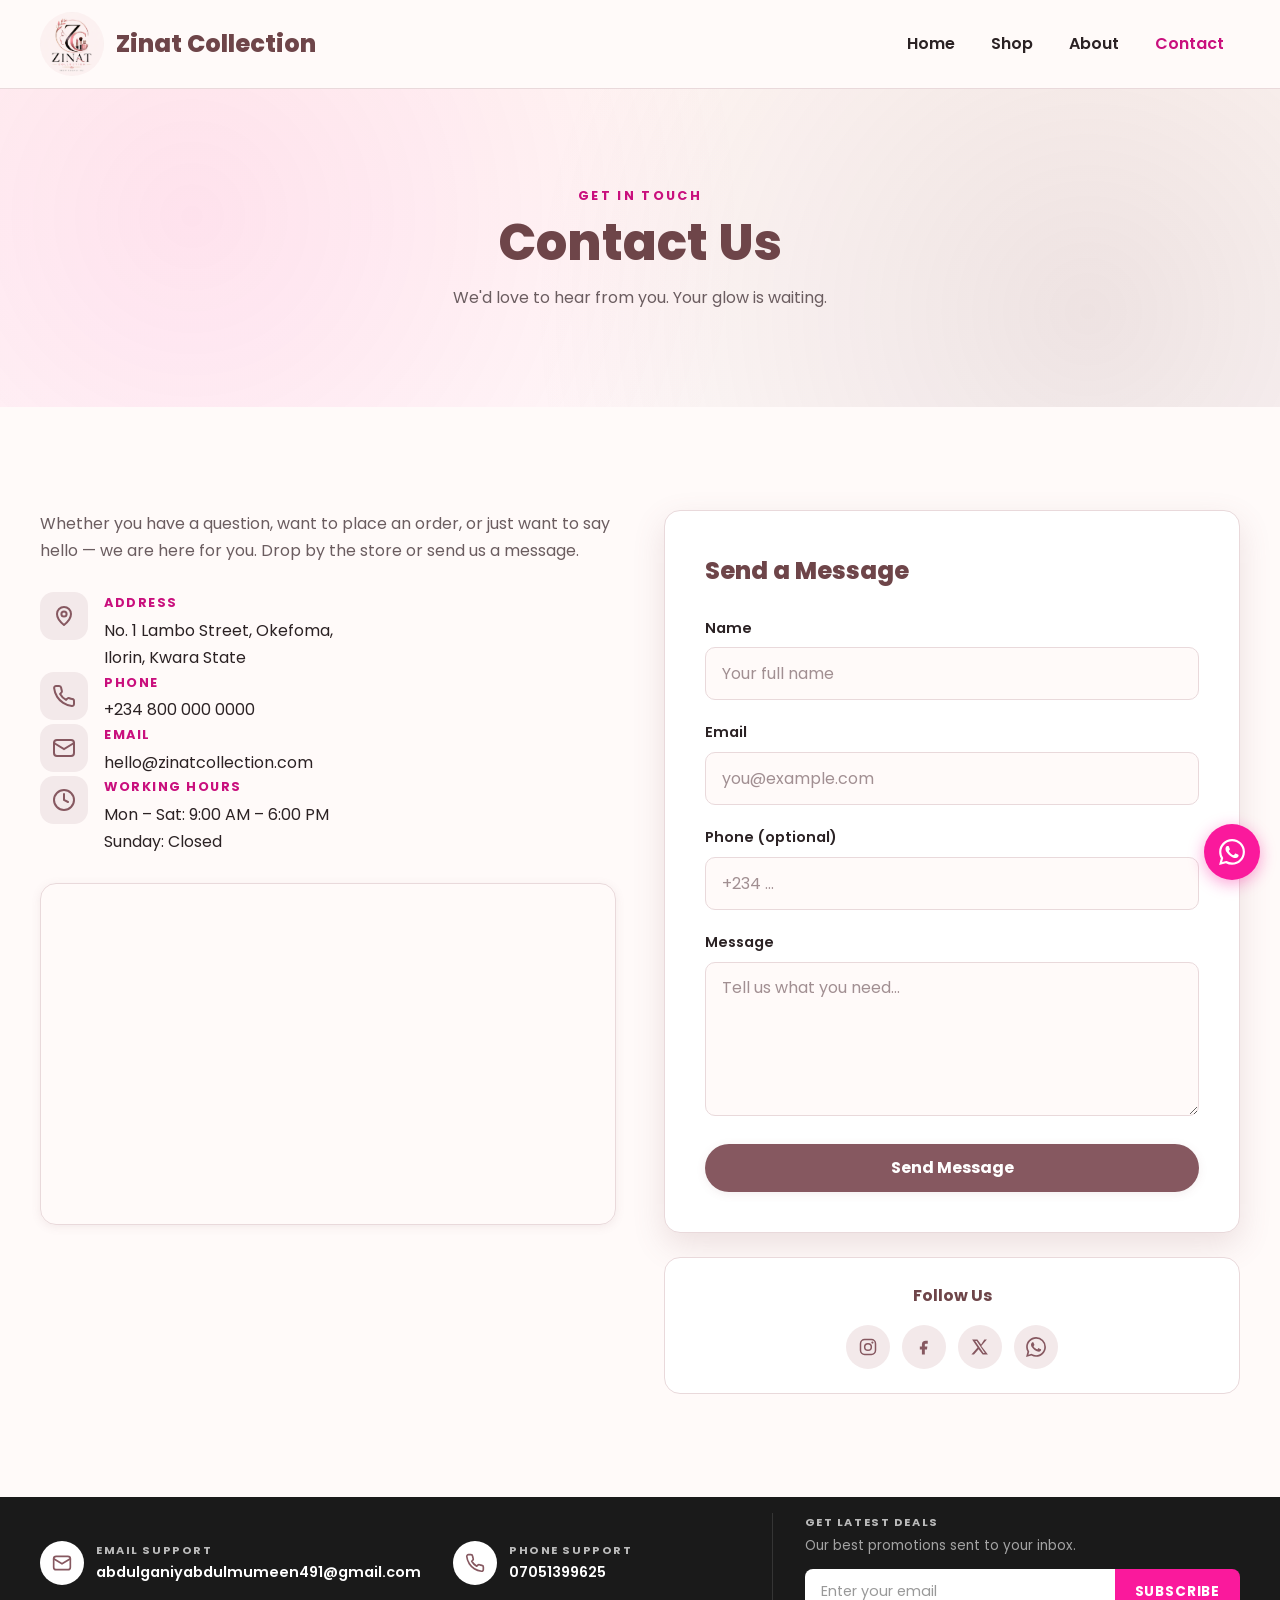
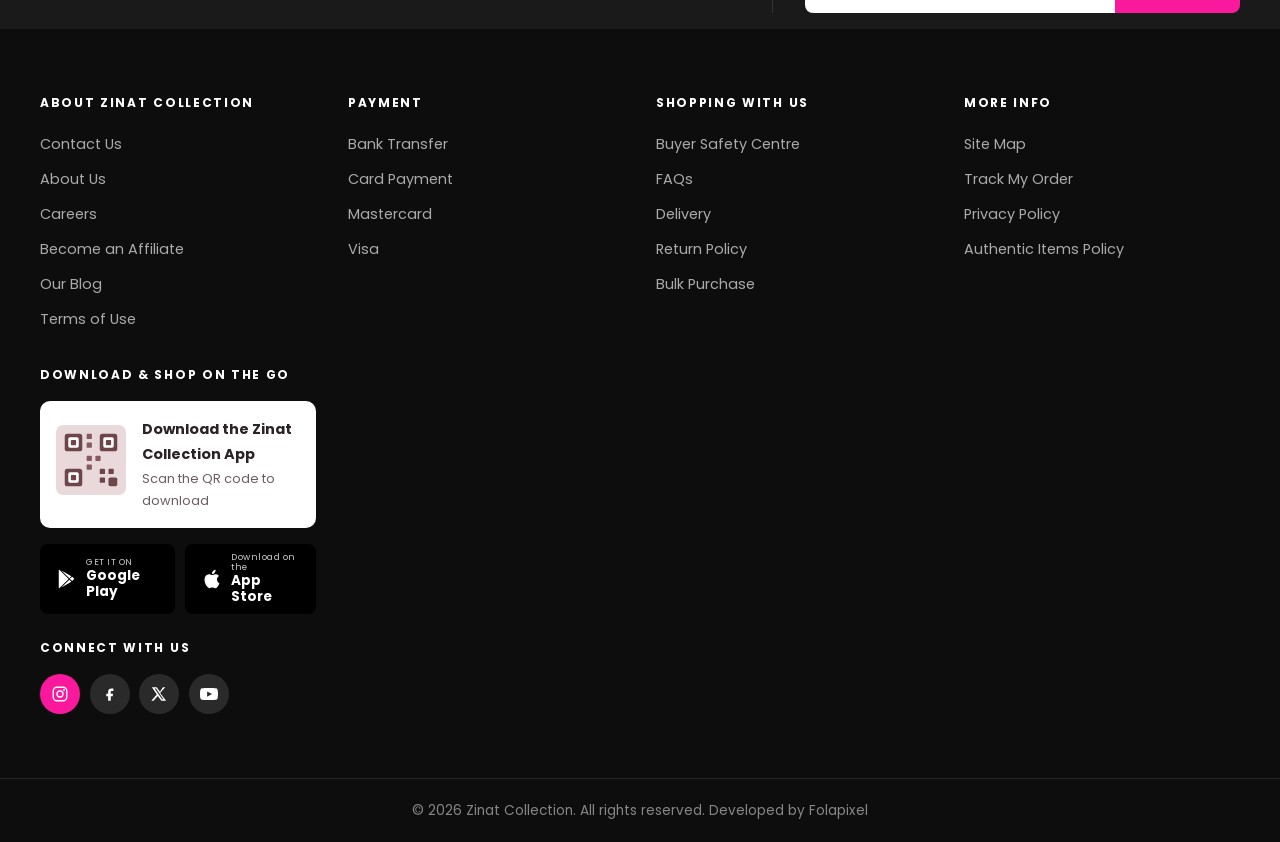
<file: contact.html>
<!DOCTYPE html>
<html lang="en">
<head>
  <meta charset="UTF-8">
  <meta name="viewport" content="width=device-width, initial-scale=1.0">
  <meta name="description" content="Get in touch with Zinat Collection. Visit our store in Ilorin or send us a message — we'd love to hear from you.">
  <title>Contact Us — Zinat Collection</title>

  <link rel="icon" type="image/png" href="img/favicon.png">

  <link rel="preconnect" href="https://fonts.googleapis.com">
  <link rel="preconnect" href="https://fonts.gstatic.com" crossorigin>
  <link href="https://fonts.googleapis.com/css2?family=Poppins:wght@400;500;600;700;800&display=swap" rel="stylesheet">

  <link rel="stylesheet" href="css/styles.css">
</head>
<body>
  <a class="skip-link" href="#main">Skip to main content</a>

  <header class="site-header" id="top">
    <div class="container header-inner">
      <a href="index.html" class="logo" aria-label="Zinat Collection — home">
        <img src="img/logo.png" alt="Zinat Collection logo" width="120" height="120">
        <span class="brand-name">Zinat Collection</span>
      </a>

      <button class="nav-toggle" id="navToggle" type="button" aria-expanded="false" aria-controls="primaryNav" aria-label="Open menu">
        <span class="nav-toggle-bar"></span>
        <span class="nav-toggle-bar"></span>
        <span class="nav-toggle-bar"></span>
      </button>

      <nav class="primary-nav" id="primaryNav" aria-label="Primary">
        <ul class="nav-list">
          <li><a class="nav-link" href="index.html">Home</a></li>
          <li><a class="nav-link" href="shop.html">Shop</a></li>
          <li><a class="nav-link" href="about.html">About</a></li>
          <li><a class="nav-link active" href="contact.html">Contact</a></li>
        </ul>
      </nav>
    </div>
  </header>

  <main id="main">
    <!-- PAGE HERO -->
    <section class="page-hero">
      <div class="container">
        <p class="page-hero-eyebrow">Get In Touch</p>
        <h1 class="page-hero-title">Contact Us</h1>
        <p class="page-hero-sub">We'd love to hear from you. Your glow is waiting.</p>
      </div>
    </section>

    <!-- CONTACT SECTION -->
    <section class="contact section" id="contact">
      <div class="container">
        <div class="contact-grid">
          <div class="contact-info">
            <p class="contact-intro">
              Whether you have a question, want to place an order, or just want to say hello — 
              we are here for you. Drop by the store or send us a message.
            </p>

            <div class="info-item">
              <span class="info-icon" aria-hidden="true">
                <svg viewBox="0 0 24 24" fill="none" xmlns="http://www.w3.org/2000/svg">
                  <path d="M12 21s-7-5.6-7-11a7 7 0 1 1 14 0c0 5.4-7 11-7 11z" stroke="currentColor" stroke-width="2" stroke-linejoin="round"/>
                  <circle cx="12" cy="10" r="2.6" stroke="currentColor" stroke-width="2"/>
                </svg>
              </span>
              <div>
                <h3 class="info-label">Address</h3>
                <p class="info-value">No. 1 Lambo Street, Okefoma,<br>Ilorin, Kwara State</p>
              </div>
            </div>

            <div class="info-item">
              <span class="info-icon" aria-hidden="true">
                <svg viewBox="0 0 24 24" fill="none" xmlns="http://www.w3.org/2000/svg">
                  <path d="M22 16.92v3a2 2 0 0 1-2.18 2 19.79 19.79 0 0 1-8.63-3.07 19.5 19.5 0 0 1-6-6A19.79 19.79 0 0 1 2.12 4.18 2 2 0 0 1 4.11 2h3a2 2 0 0 1 2 1.72c.127.96.361 1.903.7 2.81a2 2 0 0 1-.45 2.11L8.09 9.91a16 16 0 0 0 6 6l1.27-1.27a2 2 0 0 1 2.11-.45c.907.339 1.85.573 2.81.7A2 2 0 0 1 22 16.92z" stroke="currentColor" stroke-width="2" stroke-linecap="round" stroke-linejoin="round"/>
                </svg>
              </span>
              <div>
                <h3 class="info-label">Phone</h3>
                <p class="info-value">+234 800 000 0000</p>
              </div>
            </div>

            <div class="info-item">
              <span class="info-icon" aria-hidden="true">
                <svg viewBox="0 0 24 24" fill="none" xmlns="http://www.w3.org/2000/svg">
                  <rect x="2" y="4" width="20" height="16" rx="3" stroke="currentColor" stroke-width="2"/>
                  <path d="M2 7l10 6 10-6" stroke="currentColor" stroke-width="2" stroke-linecap="round"/>
                </svg>
              </span>
              <div>
                <h3 class="info-label">Email</h3>
                <p class="info-value">hello@zinatcollection.com</p>
              </div>
            </div>

            <div class="info-item">
              <span class="info-icon" aria-hidden="true">
                <svg viewBox="0 0 24 24" fill="none" xmlns="http://www.w3.org/2000/svg">
                  <circle cx="12" cy="12" r="10" stroke="currentColor" stroke-width="2"/>
                  <path d="M12 6v6l4 2" stroke="currentColor" stroke-width="2" stroke-linecap="round"/>
                </svg>
              </span>
              <div>
                <h3 class="info-label">Working Hours</h3>
                <p class="info-value">Mon – Sat: 9:00 AM – 6:00 PM<br>Sunday: Closed</p>
              </div>
            </div>

            <div class="map-wrap">
              <iframe
                src="https://www.google.com/maps?q=Lambo%20Street%20Okefoma%20Ilorin%20Kwara%20State%20Nigeria&output=embed"
                title="Map showing No. 1 Lambo Street, Okefoma, Ilorin, Kwara State"
                width="600" height="300" style="border:0;" loading="lazy"
                referrerpolicy="no-referrer-when-downgrade" allowfullscreen></iframe>
            </div>
          </div>

          <div class="contact-form-wrap">
            <form class="contact-form" id="contactForm" novalidate>
              <h3 class="form-title">Send a Message</h3>

              <div class="form-field">
                <label for="name">Name</label>
                <input type="text" id="name" name="name" autocomplete="name" placeholder="Your full name" required>
              </div>

              <div class="form-field">
                <label for="email">Email</label>
                <input type="email" id="email" name="email" autocomplete="email" inputmode="email" placeholder="you@example.com" required>
              </div>

              <div class="form-field">
                <label for="phone">Phone (optional)</label>
                <input type="tel" id="phone" name="phone" autocomplete="tel" inputmode="tel" placeholder="+234 ...">
              </div>

              <div class="form-field">
                <label for="message">Message</label>
                <textarea id="message" name="message" rows="5" placeholder="Tell us what you need..." required></textarea>
              </div>

              <button type="submit" class="btn btn-primary btn-block">Send Message</button>
              <p class="form-status" id="formStatus" role="status" aria-live="polite" hidden></p>
            </form>

            <div class="social-contact">
              <h3 class="social-contact-title">Follow Us</h3>
              <ul class="social-list">
                <li>
                  <a class="social-link" href="#" aria-label="Zinat Collection on Instagram">
                    <svg viewBox="0 0 24 24" fill="none" xmlns="http://www.w3.org/2000/svg" aria-hidden="true">
                      <rect x="3" y="3" width="18" height="18" rx="5" stroke="currentColor" stroke-width="1.8"/>
                      <circle cx="12" cy="12" r="4" stroke="currentColor" stroke-width="1.8"/>
                      <circle cx="17.3" cy="6.7" r="1.3" fill="currentColor"/>
                    </svg>
                  </a>
                </li>
                <li>
                  <a class="social-link" href="#" aria-label="Zinat Collection on Facebook">
                    <svg viewBox="0 0 24 24" fill="none" xmlns="http://www.w3.org/2000/svg" aria-hidden="true">
                      <path d="M14 8h2.5V4.5H14A4.5 4.5 0 0 0 9.5 9v2.5H7V15h2.5v6h3.5v-6h2.6l.4-3.5h-3V9.2c0-.7.6-1.2 1.5-1.2z" fill="currentColor"/>
                    </svg>
                  </a>
                </li>
                <li>
                  <a class="social-link" href="#" aria-label="Zinat Collection on X (Twitter)">
                    <svg viewBox="0 0 24 24" fill="none" xmlns="http://www.w3.org/2000/svg" aria-hidden="true">
                      <path d="M17.2 3h3.1l-6.8 7.8L21.5 21h-6.3l-4.9-6.4L4.8 21H1.7l7.3-8.3L2.5 3h6.4l4.4 5.9L17.2 3zm-1.1 16.1h1.7L8 4.8H6.2l9.9 14.3z" fill="currentColor"/>
                    </svg>
                  </a>
                </li>
                <li>
                  <a class="social-link" href="#" aria-label="Zinat Collection on WhatsApp">
                    <svg viewBox="0 0 24 24" fill="none" xmlns="http://www.w3.org/2000/svg" aria-hidden="true">
                      <path d="M17.472 14.382c-.297-.149-1.758-.867-2.03-.967-.273-.099-.471-.148-.67.15-.197.297-.767.966-.94 1.164-.173.199-.347.223-.644.075-.297-.15-1.255-.463-2.39-1.475-.883-.788-1.48-1.761-1.653-2.059-.173-.297-.018-.458.13-.606.134-.133.298-.347.446-.52.149-.174.198-.298.298-.497.099-.198.05-.371-.025-.52-.075-.149-.669-1.612-.916-2.207-.242-.579-.487-.5-.669-.51-.173-.008-.371-.01-.57-.01-.198 0-.52.074-.792.372-.272.297-1.04 1.016-1.04 2.479 0 1.462 1.065 2.875 1.213 3.074.149.198 2.096 3.2 5.077 4.487.709.306 1.262.489 1.694.625.712.227 1.36.195 1.871.118.571-.085 1.758-.719 2.006-1.413.248-.694.248-1.289.173-1.413-.074-.124-.272-.198-.57-.347m-5.421 7.403h-.004a9.87 9.87 0 01-5.031-1.378l-.361-.214-3.741.982.998-3.648-.235-.374a9.86 9.86 0 01-1.51-5.26c.001-5.45 4.436-9.884 9.888-9.884 2.64 0 5.122 1.03 6.988 2.898a9.825 9.825 0 012.893 6.994c-.003 5.45-4.437 9.884-9.885 9.884m8.413-18.297A11.815 11.815 0 0012.05 0C5.495 0 .16 5.335.157 11.892c0 2.096.547 4.142 1.588 5.945L.057 24l6.305-1.654a11.882 11.882 0 005.683 1.448h.005c6.554 0 11.89-5.335 11.893-11.893a11.821 11.821 0 00-3.48-8.413z" fill="currentColor"/>
                    </svg>
                  </a>
                </li>
              </ul>
            </div>
          </div>
        </div>
      </div>
    </section>
  </main>

  <!-- FOOTER -->
  <!-- Top Utility Bar -->
  <div class="utility-bar">
    <div class="container utility-bar-inner">
      <div class="utility-contact">
        <div class="utility-item">
          <span class="utility-icon">
            <svg viewBox="0 0 24 24" fill="none"><rect x="2" y="4" width="20" height="16" rx="3" stroke="currentColor" stroke-width="2"/><path d="M2 7l10 6 10-6" stroke="currentColor" stroke-width="2" stroke-linecap="round"/></svg>
          </span>
          <div class="utility-text">
            <p class="utility-label">Email Support</p>
            <p class="utility-value">abdulganiyabdulmumeen491@gmail.com</p>
          </div>
        </div>
        <div class="utility-item">
          <span class="utility-icon">
            <svg viewBox="0 0 24 24" fill="none"><path d="M22 16.92v3a2 2 0 0 1-2.18 2 19.79 19.79 0 0 1-8.63-3.07 19.5 19.5 0 0 1-6-6A19.79 19.79 0 0 1 2.12 4.18 2 2 0 0 1 4.11 2h3a2 2 0 0 1 2 1.72c.127.96.361 1.903.7 2.81a2 2 0 0 1-.45 2.11L8.09 9.91a16 16 0 0 0 6 6l1.27-1.27a2 2 0 0 1 2.11-.45c.907.339 1.85.573 2.81.7A2 2 0 0 1 22 16.92z" stroke="currentColor" stroke-width="2" stroke-linecap="round" stroke-linejoin="round"/></svg>
          </span>
          <div class="utility-text">
            <p class="utility-label">Phone Support</p>
            <p class="utility-value">07051399625</p>
          </div>
        </div>
      </div>

      <div class="utility-newsletter">
        <div class="newsletter-text">
          <p class="utility-label">Get Latest Deals</p>
          <p class="utility-sub">Our best promotions sent to your inbox.</p>
        </div>
        <form class="newsletter-form" onsubmit="return false;">
          <input type="email" placeholder="Enter your email" aria-label="Email for newsletter">
          <button type="submit" class="btn-subscribe">Subscribe</button>
        </form>
      </div>
    </div>
  </div>

  <!-- Main Footer -->
  <footer class="site-footer">
    <div class="container footer-main">
      <div class="footer-links-grid">
        <div class="footer-col">
          <h3 class="footer-heading">About Zinat Collection</h3>
          <ul class="footer-links">
            <li><a href="contact.html">Contact Us</a></li>
            <li><a href="about.html">About Us</a></li>
            <li><a href="#">Careers</a></li>
            <li><a href="#">Become an Affiliate</a></li>
            <li><a href="#">Our Blog</a></li>
            <li><a href="#">Terms of Use</a></li>
          </ul>
        </div>

        <div class="footer-col">
          <h3 class="footer-heading">Payment</h3>
          <ul class="footer-links">
            <li><a href="#">Bank Transfer</a></li>
            <li><a href="#">Card Payment</a></li>
            <li><a href="#">Mastercard</a></li>
            <li><a href="#">Visa</a></li>
          </ul>
        </div>

        <div class="footer-col">
          <h3 class="footer-heading">Shopping With Us</h3>
          <ul class="footer-links">
            <li><a href="#">Buyer Safety Centre</a></li>
            <li><a href="#">FAQs</a></li>
            <li><a href="#">Delivery</a></li>
            <li><a href="#">Return Policy</a></li>
            <li><a href="#">Bulk Purchase</a></li>
          </ul>
        </div>

        <div class="footer-col">
          <h3 class="footer-heading">More Info</h3>
          <ul class="footer-links">
            <li><a href="#">Site Map</a></li>
            <li><a href="#">Track My Order</a></li>
            <li><a href="#">Privacy Policy</a></li>
            <li><a href="#">Authentic Items Policy</a></li>
          </ul>
        </div>

        <div class="footer-col footer-app-col">
          <h3 class="footer-heading">Download &amp; Shop on the Go</h3>
          <div class="app-download-card">
            <div class="qr-placeholder" aria-label="QR code placeholder">
              <svg viewBox="0 0 80 80" fill="none" xmlns="http://www.w3.org/2000/svg">
                <rect width="80" height="80" rx="8" fill="#e9d9db"/>
                <rect x="10" y="10" width="20" height="20" rx="3" fill="#6e4549"/>
                <rect x="50" y="10" width="20" height="20" rx="3" fill="#6e4549"/>
                <rect x="10" y="50" width="20" height="20" rx="3" fill="#6e4549"/>
                <rect x="14" y="14" width="12" height="12" rx="2" fill="#fff"/>
                <rect x="54" y="14" width="12" height="12" rx="2" fill="#fff"/>
                <rect x="14" y="54" width="12" height="12" rx="2" fill="#fff"/>
                <rect x="17" y="17" width="6" height="6" rx="1" fill="#6e4549"/>
                <rect x="57" y="17" width="6" height="6" rx="1" fill="#6e4549"/>
                <rect x="17" y="57" width="6" height="6" rx="1" fill="#6e4549"/>
                <rect x="35" y="10" width="6" height="6" rx="1" fill="#865860"/>
                <rect x="35" y="20" width="6" height="6" rx="1" fill="#865860"/>
                <rect x="35" y="35" width="6" height="6" rx="1" fill="#865860"/>
                <rect x="45" y="35" width="6" height="6" rx="1" fill="#865860"/>
                <rect x="35" y="45" width="6" height="6" rx="1" fill="#865860"/>
                <rect x="50" y="50" width="6" height="6" rx="1" fill="#6e4549"/>
                <rect x="60" y="50" width="6" height="6" rx="1" fill="#6e4549"/>
                <rect x="50" y="60" width="6" height="6" rx="1" fill="#6e4549"/>
                <rect x="60" y="60" width="10" height="10" rx="2" fill="#6e4549"/>
              </svg>
            </div>
            <div class="app-download-text">
              <p class="app-title">Download the Zinat Collection App</p>
              <p class="app-sub">Scan the QR code to download</p>
            </div>
          </div>
          <div class="store-badges">
            <a href="#" class="store-badge" aria-label="Get it on Google Play">
              <svg viewBox="0 0 24 24" fill="currentColor"><path d="M3.609 1.814L13.792 12 3.61 22.186a.996.996 0 0 1-.61-.92V2.734a1 1 0 0 1 .609-.92zm10.89 10.893l2.302 2.302-10.937 6.333 8.635-8.635zm3.199-3.199l2.302 2.302-2.302 2.302-2.898-2.302 2.898-2.302zM5.864 2.658L16.8 8.99l-2.302 2.302L5.864 2.658z"/></svg>
              <div class="badge-text"><span class="badge-small">GET IT ON</span><span class="badge-large">Google Play</span></div>
            </a>
            <a href="#" class="store-badge" aria-label="Download on the App Store">
              <svg viewBox="0 0 24 24" fill="currentColor"><path d="M18.71 19.5c-.83 1.24-1.71 2.45-3.05 2.47-1.34.03-1.77-.79-3.29-.79-1.53 0-2 .77-3.27.82-1.31.05-2.3-1.32-3.14-2.53C4.25 17 2.94 12.45 4.7 9.39c.87-1.52 2.43-2.48 4.12-2.51 1.28-.02 2.5.87 3.29.87.78 0 2.26-1.07 3.8-.91.65.03 2.47.26 3.64 1.98-.09.06-2.17 1.28-2.15 3.81.03 3.02 2.65 4.03 2.68 4.04-.03.07-.42 1.44-1.38 2.83M13 3.5c.73-.83 1.94-1.46 2.94-1.5.13 1.17-.34 2.35-1.04 3.19-.69.85-1.83 1.51-2.95 1.42-.15-1.15.41-2.35 1.05-3.11z"/></svg>
              <div class="badge-text"><span class="badge-small">Download on the</span><span class="badge-large">App Store</span></div>
            </a>
          </div>

          <h3 class="footer-heading mt-lg">Connect With Us</h3>
          <ul class="social-list-footer">
            <li><a class="social-icon social-icon--ig" href="#" aria-label="Instagram"><svg viewBox="0 0 24 24" fill="none"><rect x="3" y="3" width="18" height="18" rx="5" stroke="currentColor" stroke-width="1.8"/><circle cx="12" cy="12" r="4" stroke="currentColor" stroke-width="1.8"/><circle cx="17.3" cy="6.7" r="1.3" fill="currentColor"/></svg></a></li>
            <li><a class="social-icon" href="#" aria-label="Facebook"><svg viewBox="0 0 24 24" fill="none"><path d="M14 8h2.5V4.5H14A4.5 4.5 0 0 0 9.5 9v2.5H7V15h2.5v6h3.5v-6h2.6l.4-3.5h-3V9.2c0-.7.6-1.2 1.5-1.2z" fill="currentColor"/></svg></a></li>
            <li><a class="social-icon" href="#" aria-label="X (Twitter)"><svg viewBox="0 0 24 24" fill="none"><path d="M17.2 3h3.1l-6.8 7.8L21.5 21h-6.3l-4.9-6.4L4.8 21H1.7l7.3-8.3L2.5 3h6.4l4.4 5.9L17.2 3zm-1.1 16.1h1.7L8 4.8H6.2l9.9 14.3z" fill="currentColor"/></svg></a></li>
            <li><a class="social-icon" href="#" aria-label="YouTube"><svg viewBox="0 0 24 24" fill="none"><path d="M23.5 6.5a3 3 0 0 0-2.1-2.1C19.5 4 12 4 12 4s-7.5 0-9.4.4a3 3 0 0 0-2.1 2.1C0 8.4 0 12 0 12s0 3.6.5 5.5a3 3 0 0 0 2.1 2.1c1.9.4 9.4.4 9.4.4s7.5 0 9.4-.4a3 3 0 0 0 2.1-2.1c.5-1.9.5-5.5.5-5.5s0-3.6-.5-5.5zM9.5 15.5V8.5l6.5 3.5-6.5 3.5z" fill="currentColor"/></svg></a></li>
          </ul>
        </div>
      </div>
    </div>

    <div class="footer-bottom">
      <div class="container">
        <p>&copy; <span id="year">2026</span> Zinat Collection. All rights reserved. Developed by Folapixel</p>
      </div>
    </div>
  </footer>

  <!-- Floating Buttons -->
  <button class="fab fab-top" id="scrollTop" type="button" aria-label="Scroll to top">
    <svg viewBox="0 0 24 24" fill="none"><path d="M18 15l-6-6-6 6" stroke="currentColor" stroke-width="2.5" stroke-linecap="round" stroke-linejoin="round"/></svg>
  </button>
  <a class="fab fab-chat" href="https://wa.me/2347051399625" target="_blank" rel="noopener" aria-label="Chat on WhatsApp">
    <svg viewBox="0 0 24 24" fill="currentColor"><path d="M17.472 14.382c-.297-.149-1.758-.867-2.03-.967-.273-.099-.471-.148-.67.15-.197.297-.767.966-.94 1.164-.173.199-.347.223-.644.075-.297-.15-1.255-.463-2.39-1.475-.883-.788-1.48-1.761-1.653-2.059-.173-.297-.018-.458.13-.606.134-.133.298-.347.446-.52.149-.174.198-.298.298-.497.099-.198.05-.371-.025-.52-.075-.149-.669-1.612-.916-2.207-.242-.579-.487-.5-.669-.51-.173-.008-.371-.01-.57-.01-.198 0-.52.074-.792.372-.272.297-1.04 1.016-1.04 2.479 0 1.462 1.065 2.875 1.213 3.074.149.198 2.096 3.2 5.077 4.487.709.306 1.262.489 1.694.625.712.227 1.36.195 1.871.118.571-.085 1.758-.719 2.006-1.413.248-.694.248-1.289.173-1.413-.074-.124-.272-.198-.57-.347m-5.421 7.403h-.004a9.87 9.87 0 01-5.031-1.378l-.361-.214-3.741.982.998-3.648-.235-.374a9.86 9.86 0 01-1.51-5.26c.001-5.45 4.436-9.884 9.888-9.884 2.64 0 5.122 1.03 6.988 2.898a9.825 9.825 0 012.893 6.994c-.003 5.45-4.437 9.884-9.885 9.884m8.413-18.297A11.815 11.815 0 0012.05 0C5.495 0 .16 5.335.157 11.892c0 2.096.547 4.142 1.588 5.945L.057 24l6.305-1.654a11.882 11.882 0 005.683 1.448h.005c6.554 0 11.89-5.335 11.893-11.893a11.821 11.821 0 00-3.48-8.413z"/></svg>
  </a>

  <script src="js/main.js"></script>
</body>
</html>
</file>
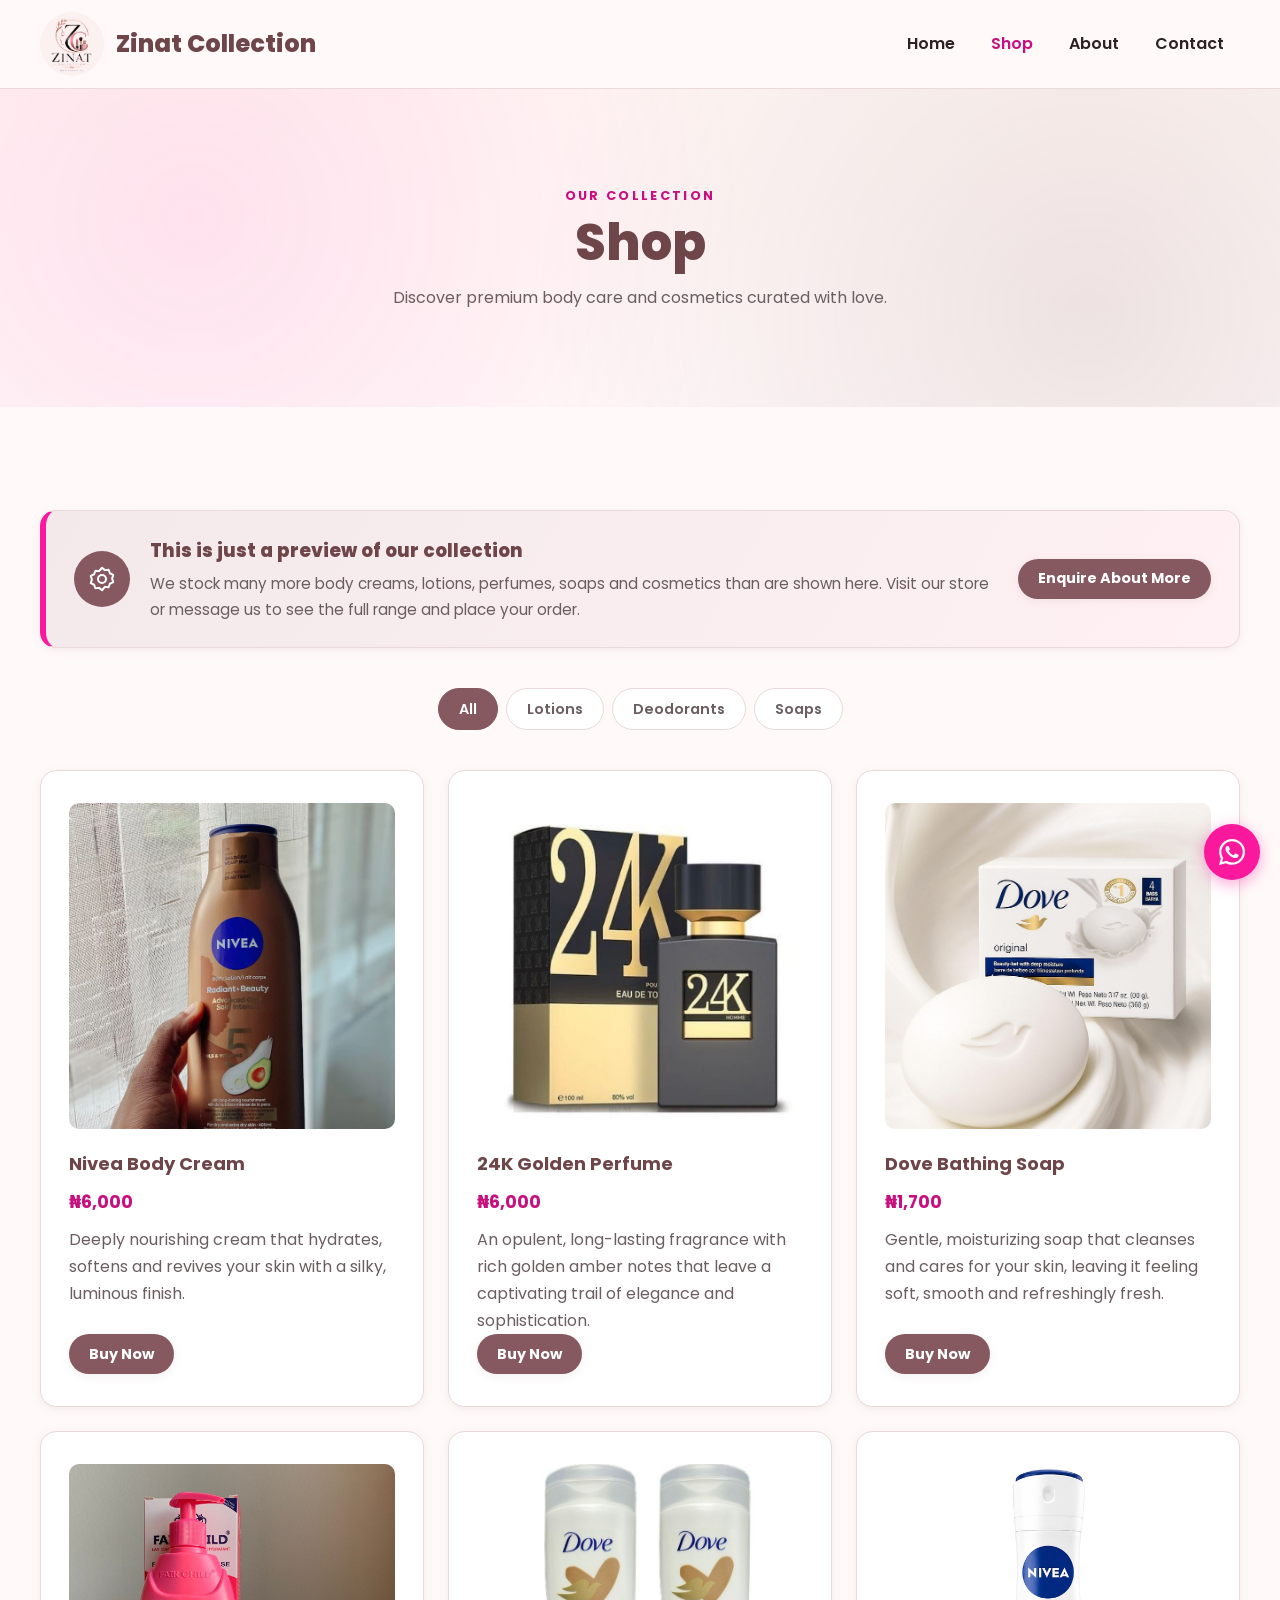
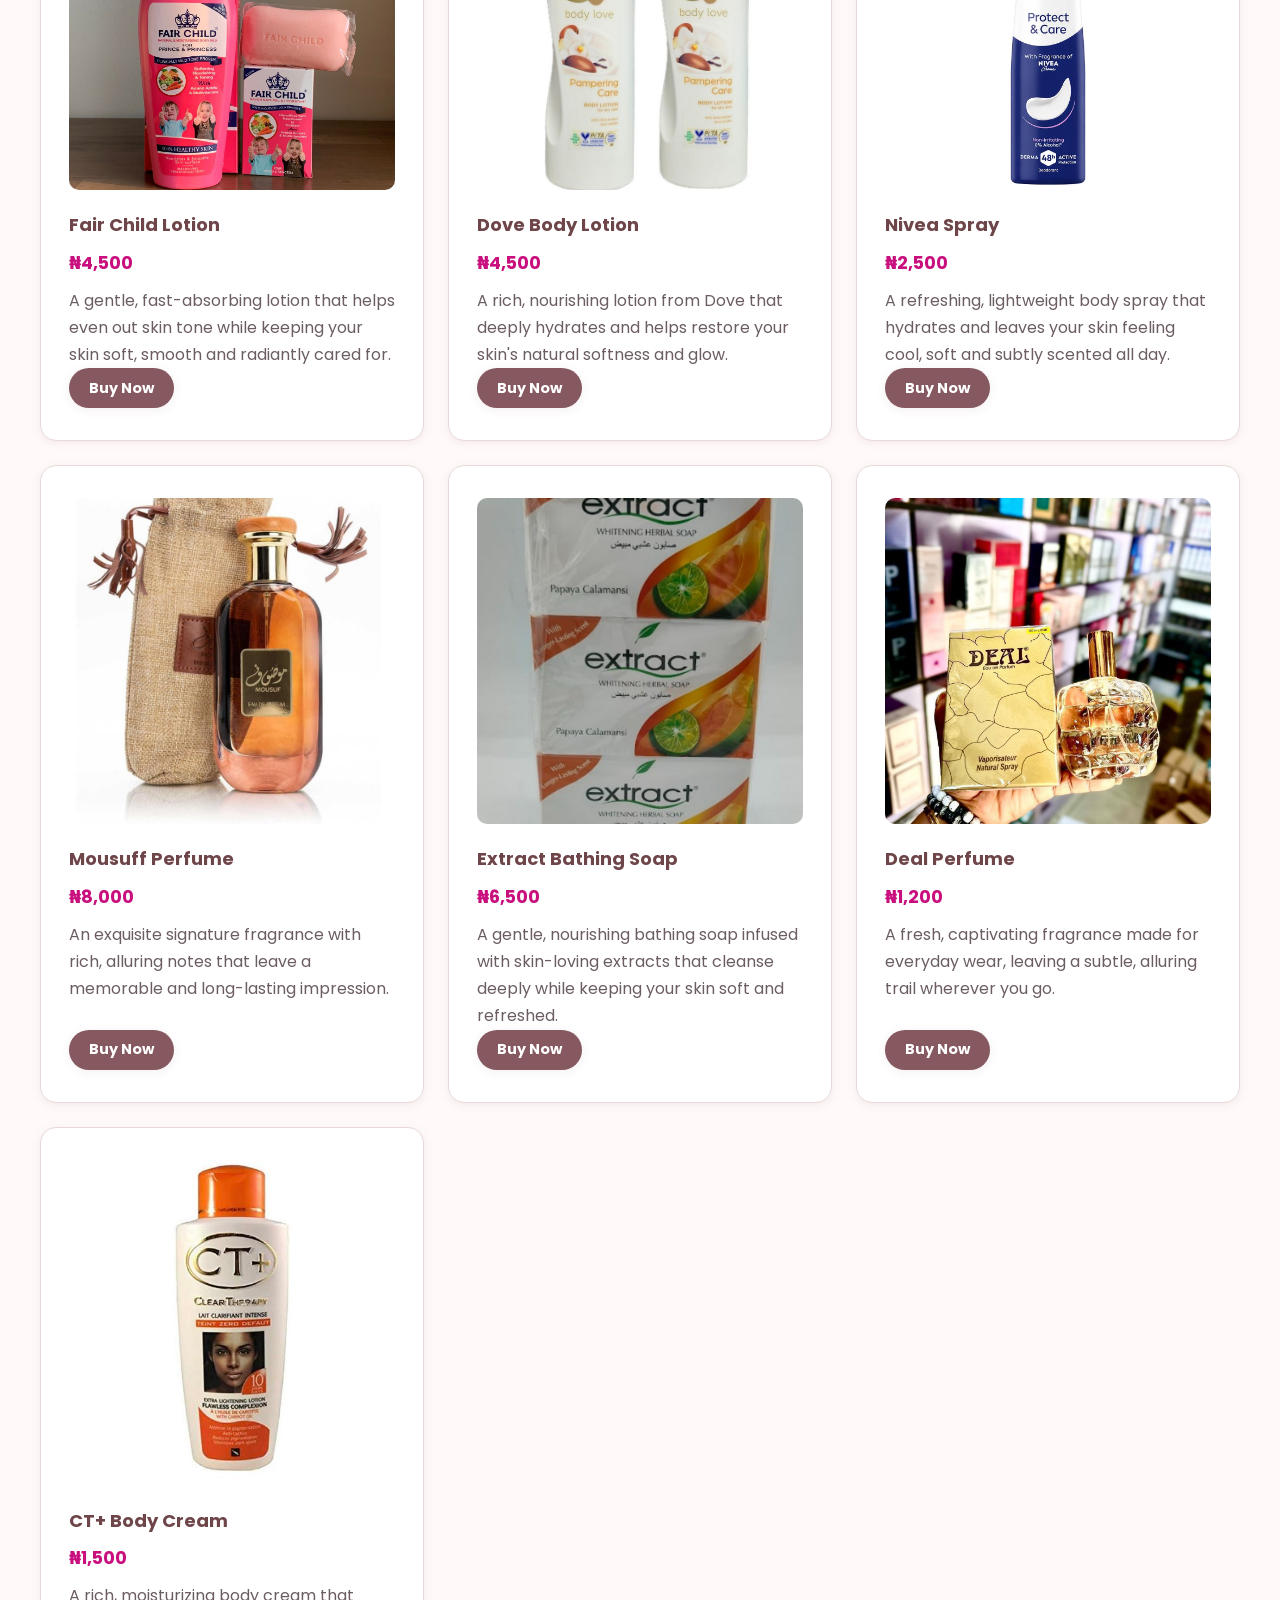
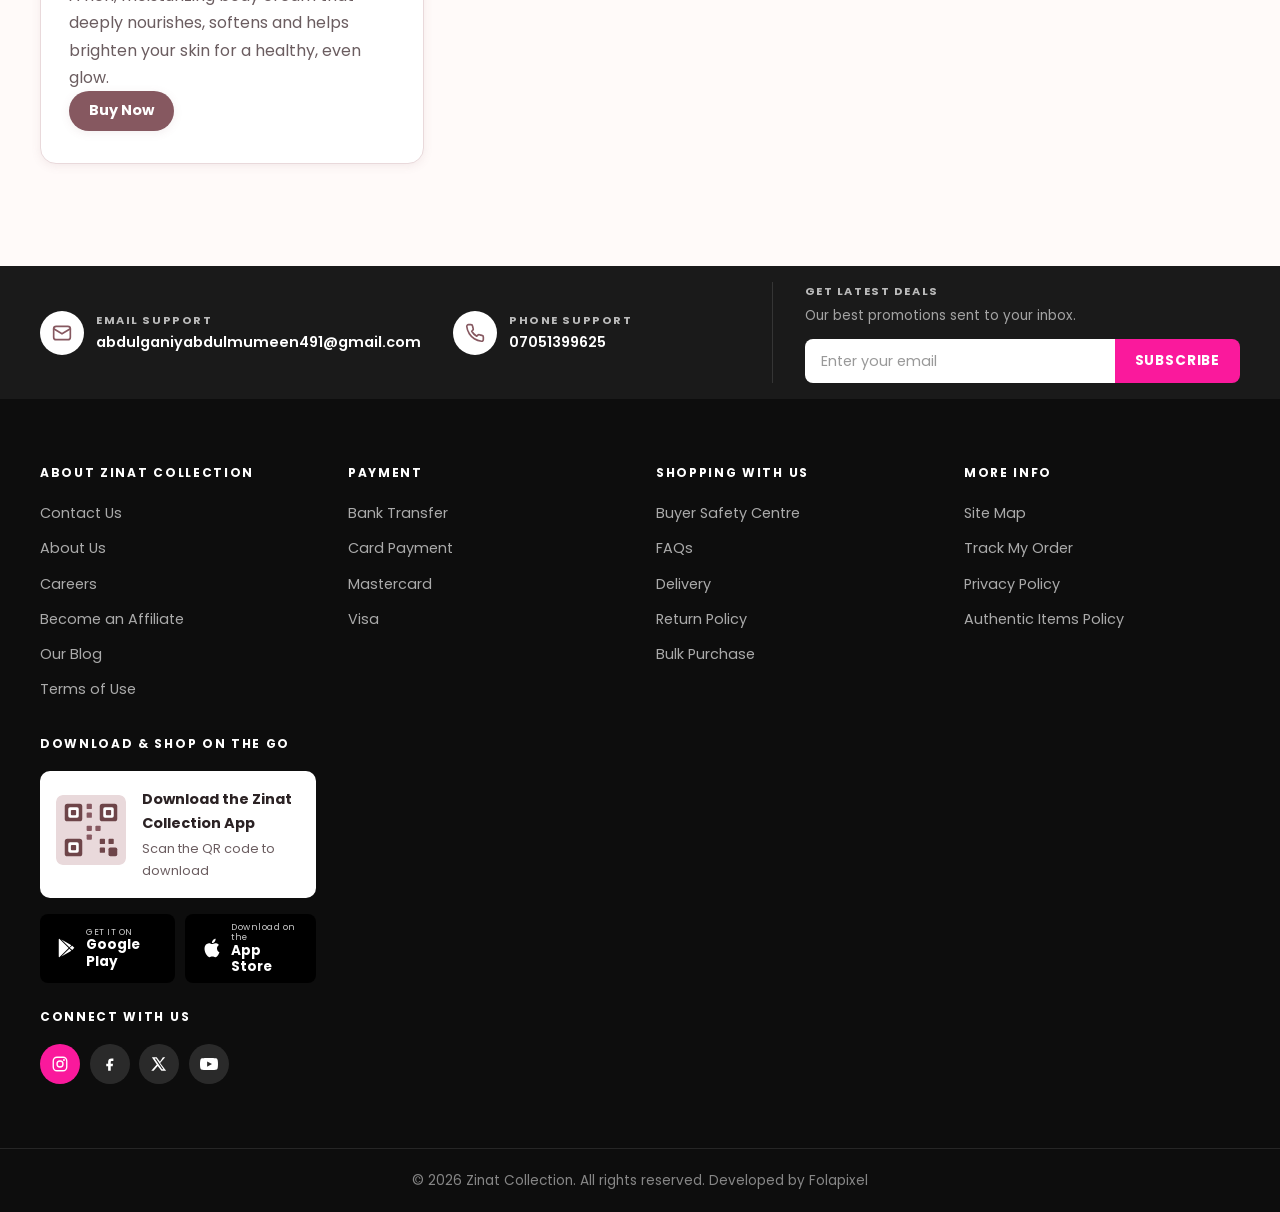
<file: shop.html>
<!DOCTYPE html>
<html lang="en">
<head>
  <meta charset="UTF-8">
  <meta name="viewport" content="width=device-width, initial-scale=1.0">
  <meta name="description" content="Shop Zinat Collection — premium body creams, lotions, perfumes and cosmetics. Browse our full product range.">
  <title>Shop — Zinat Collection</title>

  <link rel="icon" type="image/png" href="img/favicon.png">

  <link rel="preconnect" href="https://fonts.googleapis.com">
  <link rel="preconnect" href="https://fonts.gstatic.com" crossorigin>
  <link href="https://fonts.googleapis.com/css2?family=Poppins:wght@400;500;600;700;800&display=swap" rel="stylesheet">

  <link rel="stylesheet" href="css/styles.css">
</head>
<body>
  <a class="skip-link" href="#main">Skip to main content</a>

  <header class="site-header" id="top">
    <div class="container header-inner">
      <a href="index.html" class="logo" aria-label="Zinat Collection — home">
        <img src="img/logo.png" alt="Zinat Collection logo" width="120" height="120">
        <span class="brand-name">Zinat Collection</span>
      </a>

      <button class="nav-toggle" id="navToggle" type="button" aria-expanded="false" aria-controls="primaryNav" aria-label="Open menu">
        <span class="nav-toggle-bar"></span>
        <span class="nav-toggle-bar"></span>
        <span class="nav-toggle-bar"></span>
      </button>

      <nav class="primary-nav" id="primaryNav" aria-label="Primary">
        <ul class="nav-list">
          <li><a class="nav-link" href="index.html">Home</a></li>
          <li><a class="nav-link active" href="shop.html">Shop</a></li>
          <li><a class="nav-link" href="about.html">About</a></li>
          <li><a class="nav-link" href="contact.html">Contact</a></li>
        </ul>
      </nav>
    </div>
  </header>

  <main id="main">
    <!-- PAGE HERO -->
    <section class="page-hero">
      <div class="container">
        <p class="page-hero-eyebrow">Our Collection</p>
        <h1 class="page-hero-title">Shop</h1>
        <p class="page-hero-sub">Discover premium body care and cosmetics curated with love.</p>
      </div>
    </section>

    <!-- PRODUCT CATALOG -->
    <section class="products section" id="catalog">
      <div class="container">
        <div class="catalog-note">
          <span class="catalog-note-icon" aria-hidden="true">
            <svg viewBox="0 0 24 24" fill="none" xmlns="http://www.w3.org/2000/svg">
              <path d="M12 3l2.3 1.9 3-.3 1 2.8 2.7 1.3-.9 2.9.9 2.9-2.7 1.3-1 2.8-3-.3L12 21l-2.3-1.9-3 .3-1-2.8-2.7-1.3.9-2.9-.9-2.9 2.7-1.3 1-2.8 3 .3L12 3z" stroke="currentColor" stroke-width="1.6" stroke-linejoin="round"/>
              <circle cx="12" cy="12" r="3.2" stroke="currentColor" stroke-width="1.6"/>
            </svg>
          </span>
          <div class="catalog-note-text">
            <p class="catalog-note-title">This is just a preview of our collection</p>
            <p class="catalog-note-sub">We stock many more body creams, lotions, perfumes, soaps and cosmetics than are shown here. Visit our store or message us to see the full range and place your order.</p>
          </div>
          <a class="btn btn-primary btn-sm catalog-note-btn" href="contact.html">Enquire About More</a>
        </div>

        <div class="filter-bar">
          <button class="filter-btn active" data-filter="all">All</button>
          <button class="filter-btn" data-filter="lotion">Lotions</button>
          <button class="filter-btn" data-filter="deodorant">Deodorants</button>
          <button class="filter-btn" data-filter="soap">Soaps</button>
        </div>

        <div class="product-grid" id="productGrid">
          <!-- Lotions -->
          <article class="product-card" data-category="lotion">
            <div class="product-img">
              <img src="img/nivea.jpg" alt="Nivea Body Cream" loading="lazy">
            </div>
            <h3 class="card-title">Nivea Body Cream</h3>
            <p class="card-price">&#8358;6,000</p>
            <p class="card-text">Deeply nourishing cream that hydrates, softens and revives your skin with a silky, luminous finish.</p>
            <a class="btn btn-primary btn-sm" href="contact.html">Buy Now</a>
          </article>

          <article class="product-card" data-category="deodorant">
            <div class="product-img">
              <img src="img/24k.jpg" alt="24K Golden Perfume" loading="lazy">
            </div>
            <h3 class="card-title">24K Golden Perfume</h3>
            <p class="card-price">&#8358;6,000</p>
            <p class="card-text">An opulent, long-lasting fragrance with rich golden amber notes that leave a captivating trail of elegance and sophistication.</p>
            <a class="btn btn-primary btn-sm" href="contact.html">Buy Now</a>
          </article>

          <article class="product-card" data-category="soap">
            <div class="product-img">
              <img src="img/dove soap.jpg" alt="Dove Bathing Soap" loading="lazy">
            </div>
            <h3 class="card-title">Dove Bathing Soap</h3>
            <p class="card-price">&#8358;1,700</p>
            <p class="card-text">Gentle, moisturizing soap that cleanses and cares for your skin, leaving it feeling soft, smooth and refreshingly fresh.</p>
            <a class="btn btn-primary btn-sm" href="contact.html">Buy Now</a>
          </article>

          <!-- Lotions -->
          <article class="product-card" data-category="lotion">
            <div class="product-img">
              <img src="img/fair child.jpg" alt="Fair Child Lotion" loading="lazy">
            </div>
            <h3 class="card-title">Fair Child Lotion</h3>
            <p class="card-price">&#8358;4,500</p>
            <p class="card-text">A gentle, fast-absorbing lotion that helps even out skin tone while keeping your skin soft, smooth and radiantly cared for.</p>
            <a class="btn btn-primary btn-sm" href="contact.html">Buy Now</a>
          </article>

          <article class="product-card" data-category="lotion">
            <div class="product-img">
              <img src="img/dove crea.jpg" alt="Dove Body Lotion" loading="lazy">
            </div>
            <h3 class="card-title">Dove Body Lotion</h3>
            <p class="card-price">&#8358;4,500</p>
            <p class="card-text">A rich, nourishing lotion from Dove that deeply hydrates and helps restore your skin's natural softness and glow.</p>
            <a class="btn btn-primary btn-sm" href="contact.html">Buy Now</a>
          </article>

          <article class="product-card" data-category="deodorant">
            <div class="product-img">
              <img src="img/nivea spray.jpg" alt="Nivea Spray" loading="lazy">
            </div>
            <h3 class="card-title">Nivea Spray</h3>
            <p class="card-price">&#8358;2,500</p>
            <p class="card-text">A refreshing, lightweight body spray that hydrates and leaves your skin feeling cool, soft and subtly scented all day.</p>
            <a class="btn btn-primary btn-sm" href="contact.html">Buy Now</a>
          </article>

          <!-- Deodorants -->
          <article class="product-card" data-category="deodorant">
            <div class="product-img">
              <img src="img/mousuff.jpg" alt="Mousuff Perfume" loading="lazy">
            </div>
            <h3 class="card-title">Mousuff Perfume</h3>
            <p class="card-price">&#8358;8,000</p>
            <p class="card-text">An exquisite signature fragrance with rich, alluring notes that leave a memorable and long-lasting impression.</p>
            <a class="btn btn-primary btn-sm" href="contact.html">Buy Now</a>
          </article>

          <article class="product-card" data-category="soap">
            <div class="product-img">
              <img src="img/extract.jpg" alt="Extract Bathing Soap" loading="lazy">
            </div>
            <h3 class="card-title">Extract Bathing Soap</h3>
            <p class="card-price">&#8358;6,500</p>
            <p class="card-text">A gentle, nourishing bathing soap infused with skin-loving extracts that cleanse deeply while keeping your skin soft and refreshed.</p>
            <a class="btn btn-primary btn-sm" href="contact.html">Buy Now</a>
          </article>

          <article class="product-card" data-category="deodorant">
            <div class="product-img">
              <img src="img/deal perfume.jpg" alt="Deal Perfume" loading="lazy">
            </div>
            <h3 class="card-title">Deal Perfume</h3>
            <p class="card-price">&#8358;1,200</p>
            <p class="card-text">A fresh, captivating fragrance made for everyday wear, leaving a subtle, alluring trail wherever you go.</p>
            <a class="btn btn-primary btn-sm" href="contact.html">Buy Now</a>
          </article>

          <!-- Soaps -->
          <article class="product-card" data-category="lotion">
            <div class="product-img">
              <img src="img/CT+.jpg" alt="CT+ Body Cream" loading="lazy">
            </div>
            <h3 class="card-title">CT+ Body Cream</h3>
            <p class="card-price">&#8358;1,500</p>
            <p class="card-text">A rich, moisturizing body cream that deeply nourishes, softens and helps brighten your skin for a healthy, even glow.</p>
            <a class="btn btn-primary btn-sm" href="contact.html">Buy Now</a>
          </article>
        </div>
      </div>
    </section>
  </main>

  <!-- FOOTER -->
  <!-- Top Utility Bar -->
  <div class="utility-bar">
    <div class="container utility-bar-inner">
      <div class="utility-contact">
        <div class="utility-item">
          <span class="utility-icon">
            <svg viewBox="0 0 24 24" fill="none"><rect x="2" y="4" width="20" height="16" rx="3" stroke="currentColor" stroke-width="2"/><path d="M2 7l10 6 10-6" stroke="currentColor" stroke-width="2" stroke-linecap="round"/></svg>
          </span>
          <div class="utility-text">
            <p class="utility-label">Email Support</p>
            <p class="utility-value">abdulganiyabdulmumeen491@gmail.com</p>
          </div>
        </div>
        <div class="utility-item">
          <span class="utility-icon">
            <svg viewBox="0 0 24 24" fill="none"><path d="M22 16.92v3a2 2 0 0 1-2.18 2 19.79 19.79 0 0 1-8.63-3.07 19.5 19.5 0 0 1-6-6A19.79 19.79 0 0 1 2.12 4.18 2 2 0 0 1 4.11 2h3a2 2 0 0 1 2 1.72c.127.96.361 1.903.7 2.81a2 2 0 0 1-.45 2.11L8.09 9.91a16 16 0 0 0 6 6l1.27-1.27a2 2 0 0 1 2.11-.45c.907.339 1.85.573 2.81.7A2 2 0 0 1 22 16.92z" stroke="currentColor" stroke-width="2" stroke-linecap="round" stroke-linejoin="round"/></svg>
          </span>
          <div class="utility-text">
            <p class="utility-label">Phone Support</p>
            <p class="utility-value">07051399625</p>
          </div>
        </div>
      </div>

      <div class="utility-newsletter">
        <div class="newsletter-text">
          <p class="utility-label">Get Latest Deals</p>
          <p class="utility-sub">Our best promotions sent to your inbox.</p>
        </div>
        <form class="newsletter-form" onsubmit="return false;">
          <input type="email" placeholder="Enter your email" aria-label="Email for newsletter">
          <button type="submit" class="btn-subscribe">Subscribe</button>
        </form>
      </div>
    </div>
  </div>

  <!-- Main Footer -->
  <footer class="site-footer">
    <div class="container footer-main">
      <div class="footer-links-grid">
        <div class="footer-col">
          <h3 class="footer-heading">About Zinat Collection</h3>
          <ul class="footer-links">
            <li><a href="contact.html">Contact Us</a></li>
            <li><a href="about.html">About Us</a></li>
            <li><a href="#">Careers</a></li>
            <li><a href="#">Become an Affiliate</a></li>
            <li><a href="#">Our Blog</a></li>
            <li><a href="#">Terms of Use</a></li>
          </ul>
        </div>

        <div class="footer-col">
          <h3 class="footer-heading">Payment</h3>
          <ul class="footer-links">
            <li><a href="#">Bank Transfer</a></li>
            <li><a href="#">Card Payment</a></li>
            <li><a href="#">Mastercard</a></li>
            <li><a href="#">Visa</a></li>
          </ul>
        </div>

        <div class="footer-col">
          <h3 class="footer-heading">Shopping With Us</h3>
          <ul class="footer-links">
            <li><a href="#">Buyer Safety Centre</a></li>
            <li><a href="#">FAQs</a></li>
            <li><a href="#">Delivery</a></li>
            <li><a href="#">Return Policy</a></li>
            <li><a href="#">Bulk Purchase</a></li>
          </ul>
        </div>

        <div class="footer-col">
          <h3 class="footer-heading">More Info</h3>
          <ul class="footer-links">
            <li><a href="#">Site Map</a></li>
            <li><a href="#">Track My Order</a></li>
            <li><a href="#">Privacy Policy</a></li>
            <li><a href="#">Authentic Items Policy</a></li>
          </ul>
        </div>

        <div class="footer-col footer-app-col">
          <h3 class="footer-heading">Download &amp; Shop on the Go</h3>
          <div class="app-download-card">
            <div class="qr-placeholder" aria-label="QR code placeholder">
              <svg viewBox="0 0 80 80" fill="none" xmlns="http://www.w3.org/2000/svg">
                <rect width="80" height="80" rx="8" fill="#e9d9db"/>
                <rect x="10" y="10" width="20" height="20" rx="3" fill="#6e4549"/>
                <rect x="50" y="10" width="20" height="20" rx="3" fill="#6e4549"/>
                <rect x="10" y="50" width="20" height="20" rx="3" fill="#6e4549"/>
                <rect x="14" y="14" width="12" height="12" rx="2" fill="#fff"/>
                <rect x="54" y="14" width="12" height="12" rx="2" fill="#fff"/>
                <rect x="14" y="54" width="12" height="12" rx="2" fill="#fff"/>
                <rect x="17" y="17" width="6" height="6" rx="1" fill="#6e4549"/>
                <rect x="57" y="17" width="6" height="6" rx="1" fill="#6e4549"/>
                <rect x="17" y="57" width="6" height="6" rx="1" fill="#6e4549"/>
                <rect x="35" y="10" width="6" height="6" rx="1" fill="#865860"/>
                <rect x="35" y="20" width="6" height="6" rx="1" fill="#865860"/>
                <rect x="35" y="35" width="6" height="6" rx="1" fill="#865860"/>
                <rect x="45" y="35" width="6" height="6" rx="1" fill="#865860"/>
                <rect x="35" y="45" width="6" height="6" rx="1" fill="#865860"/>
                <rect x="50" y="50" width="6" height="6" rx="1" fill="#6e4549"/>
                <rect x="60" y="50" width="6" height="6" rx="1" fill="#6e4549"/>
                <rect x="50" y="60" width="6" height="6" rx="1" fill="#6e4549"/>
                <rect x="60" y="60" width="10" height="10" rx="2" fill="#6e4549"/>
              </svg>
            </div>
            <div class="app-download-text">
              <p class="app-title">Download the Zinat Collection App</p>
              <p class="app-sub">Scan the QR code to download</p>
            </div>
          </div>
          <div class="store-badges">
            <a href="#" class="store-badge" aria-label="Get it on Google Play">
              <svg viewBox="0 0 24 24" fill="currentColor"><path d="M3.609 1.814L13.792 12 3.61 22.186a.996.996 0 0 1-.61-.92V2.734a1 1 0 0 1 .609-.92zm10.89 10.893l2.302 2.302-10.937 6.333 8.635-8.635zm3.199-3.199l2.302 2.302-2.302 2.302-2.898-2.302 2.898-2.302zM5.864 2.658L16.8 8.99l-2.302 2.302L5.864 2.658z"/></svg>
              <div class="badge-text"><span class="badge-small">GET IT ON</span><span class="badge-large">Google Play</span></div>
            </a>
            <a href="#" class="store-badge" aria-label="Download on the App Store">
              <svg viewBox="0 0 24 24" fill="currentColor"><path d="M18.71 19.5c-.83 1.24-1.71 2.45-3.05 2.47-1.34.03-1.77-.79-3.29-.79-1.53 0-2 .77-3.27.82-1.31.05-2.3-1.32-3.14-2.53C4.25 17 2.94 12.45 4.7 9.39c.87-1.52 2.43-2.48 4.12-2.51 1.28-.02 2.5.87 3.29.87.78 0 2.26-1.07 3.8-.91.65.03 2.47.26 3.64 1.98-.09.06-2.17 1.28-2.15 3.81.03 3.02 2.65 4.03 2.68 4.04-.03.07-.42 1.44-1.38 2.83M13 3.5c.73-.83 1.94-1.46 2.94-1.5.13 1.17-.34 2.35-1.04 3.19-.69.85-1.83 1.51-2.95 1.42-.15-1.15.41-2.35 1.05-3.11z"/></svg>
              <div class="badge-text"><span class="badge-small">Download on the</span><span class="badge-large">App Store</span></div>
            </a>
          </div>

          <h3 class="footer-heading mt-lg">Connect With Us</h3>
          <ul class="social-list-footer">
            <li><a class="social-icon social-icon--ig" href="#" aria-label="Instagram"><svg viewBox="0 0 24 24" fill="none"><rect x="3" y="3" width="18" height="18" rx="5" stroke="currentColor" stroke-width="1.8"/><circle cx="12" cy="12" r="4" stroke="currentColor" stroke-width="1.8"/><circle cx="17.3" cy="6.7" r="1.3" fill="currentColor"/></svg></a></li>
            <li><a class="social-icon" href="#" aria-label="Facebook"><svg viewBox="0 0 24 24" fill="none"><path d="M14 8h2.5V4.5H14A4.5 4.5 0 0 0 9.5 9v2.5H7V15h2.5v6h3.5v-6h2.6l.4-3.5h-3V9.2c0-.7.6-1.2 1.5-1.2z" fill="currentColor"/></svg></a></li>
            <li><a class="social-icon" href="#" aria-label="X (Twitter)"><svg viewBox="0 0 24 24" fill="none"><path d="M17.2 3h3.1l-6.8 7.8L21.5 21h-6.3l-4.9-6.4L4.8 21H1.7l7.3-8.3L2.5 3h6.4l4.4 5.9L17.2 3zm-1.1 16.1h1.7L8 4.8H6.2l9.9 14.3z" fill="currentColor"/></svg></a></li>
            <li><a class="social-icon" href="#" aria-label="YouTube"><svg viewBox="0 0 24 24" fill="none"><path d="M23.5 6.5a3 3 0 0 0-2.1-2.1C19.5 4 12 4 12 4s-7.5 0-9.4.4a3 3 0 0 0-2.1 2.1C0 8.4 0 12 0 12s0 3.6.5 5.5a3 3 0 0 0 2.1 2.1c1.9.4 9.4.4 9.4.4s7.5 0 9.4-.4a3 3 0 0 0 2.1-2.1c.5-1.9.5-5.5.5-5.5s0-3.6-.5-5.5zM9.5 15.5V8.5l6.5 3.5-6.5 3.5z" fill="currentColor"/></svg></a></li>
          </ul>
        </div>
      </div>
    </div>

    <div class="footer-bottom">
      <div class="container">
        <p>&copy; <span id="year">2026</span> Zinat Collection. All rights reserved. Developed by Folapixel</p>
      </div>
    </div>
  </footer>

  <!-- Floating Buttons -->
  <button class="fab fab-top" id="scrollTop" type="button" aria-label="Scroll to top">
    <svg viewBox="0 0 24 24" fill="none"><path d="M18 15l-6-6-6 6" stroke="currentColor" stroke-width="2.5" stroke-linecap="round" stroke-linejoin="round"/></svg>
  </button>
  <a class="fab fab-chat" href="https://wa.me/2347051399625" target="_blank" rel="noopener" aria-label="Chat on WhatsApp">
    <svg viewBox="0 0 24 24" fill="currentColor"><path d="M17.472 14.382c-.297-.149-1.758-.867-2.03-.967-.273-.099-.471-.148-.67.15-.197.297-.767.966-.94 1.164-.173.199-.347.223-.644.075-.297-.15-1.255-.463-2.39-1.475-.883-.788-1.48-1.761-1.653-2.059-.173-.297-.018-.458.13-.606.134-.133.298-.347.446-.52.149-.174.198-.298.298-.497.099-.198.05-.371-.025-.52-.075-.149-.669-1.612-.916-2.207-.242-.579-.487-.5-.669-.51-.173-.008-.371-.01-.57-.01-.198 0-.52.074-.792.372-.272.297-1.04 1.016-1.04 2.479 0 1.462 1.065 2.875 1.213 3.074.149.198 2.096 3.2 5.077 4.487.709.306 1.262.489 1.694.625.712.227 1.36.195 1.871.118.571-.085 1.758-.719 2.006-1.413.248-.694.248-1.289.173-1.413-.074-.124-.272-.198-.57-.347m-5.421 7.403h-.004a9.87 9.87 0 01-5.031-1.378l-.361-.214-3.741.982.998-3.648-.235-.374a9.86 9.86 0 01-1.51-5.26c.001-5.45 4.436-9.884 9.888-9.884 2.64 0 5.122 1.03 6.988 2.898a9.825 9.825 0 012.893 6.994c-.003 5.45-4.437 9.884-9.885 9.884m8.413-18.297A11.815 11.815 0 0012.05 0C5.495 0 .16 5.335.157 11.892c0 2.096.547 4.142 1.588 5.945L.057 24l6.305-1.654a11.882 11.882 0 005.683 1.448h.005c6.554 0 11.89-5.335 11.893-11.893a11.821 11.821 0 00-3.48-8.413z"/></svg>
  </a>

  <script src="js/main.js"></script>
  <script src="js/shop.js"></script>
</body>
</html>
</file>
<file: css/styles.css>
/* ==========================================================================
   Zinat Collection — Global styles
   Mobile-first. Breakpoints: 480px, 768px, 1024px, 1440px.
   ========================================================================== */

:root {
  --primary: #865860;
  --primary-dark: #6e4549;
  --primary-soft: #f3e9ea;
  --secondary: #fa199c;
  --secondary-dark: #c90f7d;
  --text: #2b2224;
  --text-muted: #6b5d60;
  --bg: #fffaf9;
  --card-bg: #ffffff;
  --white: #ffffff;
  --border: #e9d9db;

  --font: "Poppins", "Inter", system-ui, -apple-system, "Segoe UI", Roboto, sans-serif;

  --radius: 16px;
  --radius-sm: 10px;
  --shadow-sm: 0 2px 10px rgba(134, 88, 96, 0.10);
  --shadow-md: 0 12px 32px rgba(134, 88, 96, 0.16);
  --shadow-lg: 0 20px 48px rgba(134, 88, 96, 0.22);

  --transition: 0.25s ease;
  --header-h: 76px;
}

/* ---------- Reset ---------- */
*,
*::before,
*::after {
  box-sizing: border-box;
  margin: 0;
  padding: 0;
}

html {
  scroll-behavior: smooth;
  -webkit-text-size-adjust: 100%;
}

body {
  font-family: var(--font);
  font-size: 16px;
  font-weight: 400;
  line-height: 1.7;
  color: var(--text);
  background-color: var(--bg);
  -webkit-font-smoothing: antialiased;
}

img {
  max-width: 100%;
  height: auto;
  display: block;
}

a {
  color: inherit;
  text-decoration: none;
}

ul {
  list-style: none;
}

button,
input,
textarea {
  font: inherit;
  color: inherit;
}

:focus-visible {
  outline: 3px solid var(--secondary);
  outline-offset: 2px;
  border-radius: 4px;
}

::selection {
  background: var(--secondary);
  color: var(--white);
}

/* ---------- Utilities ---------- */
.container {
  width: min(100% - 2.5rem, 75rem);
  margin-inline: auto;
}

.section {
  padding-block: clamp(3.5rem, 8vw, 6.5rem);
}

.section-eyebrow {
  font-size: 0.8rem;
  font-weight: 700;
  letter-spacing: 0.18em;
  text-transform: uppercase;
  color: var(--secondary-dark);
  margin-bottom: 0.5rem;
}

.section-head {
  text-align: center;
  max-width: 46rem;
  margin-inline: auto;
  margin-bottom: clamp(2rem, 5vw, 3.25rem);
}

/* Headlines scale fluidly: ~50px at desktop, shrinking on smaller screens */
.section-title {
  font-size: clamp(1.5rem, 4vw, 3.125rem); /* 24px -> 50px */
  font-weight: 800;
  line-height: 1.15;
  letter-spacing: -0.01em;
  color: var(--primary-dark);
}

.section-sub {
  font-size: 1rem;
  color: var(--text-muted);
  margin-top: 0.75rem;
}

/* ---------- Buttons ---------- */
.btn {
  display: inline-flex;
  align-items: center;
  justify-content: center;
  min-height: 48px;
  padding: 0.75rem 1.75rem;
  border: 0;
  border-radius: 999px;
  font-weight: 700;
  font-size: 1rem;
  line-height: 1.2;
  cursor: pointer;
  transition: background-color var(--transition), color var(--transition),
    transform var(--transition), box-shadow var(--transition);
}

.btn-primary {
  background-color: var(--primary);
  color: var(--white);
  box-shadow: var(--shadow-sm);
}

.btn-primary:hover,
.btn-primary:focus-visible {
  background-color: var(--secondary);
  transform: translateY(-2px);
  box-shadow: var(--shadow-md);
}

.btn-ghost {
  background-color: transparent;
  color: var(--primary-dark);
  border: 2px solid var(--primary);
}

.btn-ghost:hover,
.btn-ghost:focus-visible {
  background-color: var(--secondary);
  border-color: var(--secondary);
  color: var(--white);
  transform: translateY(-2px);
  box-shadow: var(--shadow-md);
}

.btn-block {
  width: 100%;
}

.btn-sm {
  min-height: 40px;
  padding: 0.5rem 1.25rem;
  font-size: 0.9rem;
}

/* ---------- Skip link ---------- */
.skip-link {
  position: absolute;
  left: 1rem;
  top: -100%;
  z-index: 200;
  background: var(--secondary);
  color: var(--white);
  padding: 0.75rem 1.25rem;
  border-radius: 8px;
  font-weight: 600;
  transition: top 0.2s ease;
}

.skip-link:focus {
  top: 1rem;
}

/* ==========================================================================
   Header / Nav
   ========================================================================== */
.site-header {
  position: sticky;
  top: 0;
  z-index: 100;
  background: rgba(255, 250, 249, 0.92);
  -webkit-backdrop-filter: blur(10px);
  backdrop-filter: blur(10px);
  border-bottom: 1px solid var(--border);
}

.header-inner {
  display: flex;
  flex-wrap: wrap;
  align-items: center;
  justify-content: space-between;
  gap: 0.5rem;
  min-height: var(--header-h);
  padding-block: 0.5rem;
}

.logo {
  display: inline-flex;
  align-items: center;
  gap: 0.75rem;
}

.logo img {
  width: 56px;
  height: 56px;
  border-radius: 50%;
  object-fit: cover;
}

.brand-name {
  font-size: clamp(1.1rem, 3.5vw, 1.5rem);
  font-weight: 800;
  line-height: 1.1;
  color: var(--primary-dark);
  white-space: nowrap;
}

/* Hamburger — visible on mobile only */
.nav-toggle {
  display: inline-flex;
  flex-direction: column;
  justify-content: center;
  gap: 5px;
  width: 48px;
  height: 48px;
  padding: 10px;
  background: transparent;
  border: 1px solid var(--border);
  border-radius: var(--radius-sm);
  cursor: pointer;
}

.nav-toggle-bar {
  display: block;
  width: 100%;
  height: 3px;
  border-radius: 3px;
  background: var(--primary);
  transition: transform var(--transition), opacity var(--transition);
}

.nav-toggle[aria-expanded="true"] .nav-toggle-bar:nth-child(1) {
  transform: translateY(8px) rotate(45deg);
}

.nav-toggle[aria-expanded="true"] .nav-toggle-bar:nth-child(2) {
  opacity: 0;
}

.nav-toggle[aria-expanded="true"] .nav-toggle-bar:nth-child(3) {
  transform: translateY(-8px) rotate(-45deg);
}

/* Mobile nav — collapsed panel, slides open below 768px */
.primary-nav {
  width: 100%;
  max-height: 0;
  overflow: hidden;
  visibility: hidden;
  opacity: 0;
  transition: max-height 0.35s ease, opacity 0.3s ease, visibility 0.3s ease;
}

.primary-nav.is-open {
  max-height: 320px;
  visibility: visible;
  opacity: 1;
}

.nav-list {
  display: flex;
  flex-direction: column;
  gap: 0.25rem;
  padding-block: 0.75rem 1rem;
  border-top: 1px solid var(--border);
}

.nav-link {
  display: flex;
  align-items: center;
  min-height: 44px;
  padding: 0.5rem 0.75rem;
  border-radius: var(--radius-sm);
  font-weight: 600;
  color: var(--text);
  transition: background-color var(--transition), color var(--transition);
}

.nav-link:hover,
.nav-link:focus-visible {
  background: var(--primary-soft);
  color: var(--primary-dark);
}

.nav-link.active {
  color: var(--secondary-dark);
}

/* ==========================================================================
   Hero
   ========================================================================== */
.hero {
  position: relative;
  overflow: hidden;
  background:
    radial-gradient(circle at 12% 20%, rgba(250, 25, 156, 0.12), transparent 45%),
    radial-gradient(circle at 90% 85%, rgba(134, 88, 96, 0.18), transparent 50%),
    linear-gradient(180deg, #fff7f4, var(--bg));
}

.hero-inner {
  display: grid;
  grid-template-columns: 1fr;
  gap: 2.5rem;
  align-items: center;
  padding-block: clamp(4rem, 12vw, 9rem);
}

.hero-content {
  max-width: 52rem;
}

.hero-media img {
  width: 100%;
  max-width: 36rem;
  aspect-ratio: 16 / 9;
  object-fit: cover;
  border-radius: var(--radius);
  margin-inline: auto;
}

.hero-eyebrow {
  font-size: 0.85rem;
  font-weight: 700;
  letter-spacing: 0.16em;
  text-transform: uppercase;
  color: var(--secondary-dark);
  margin-bottom: 1rem;
}

.hero-title {
  font-size: clamp(2.2rem, 1.6rem + 2.4vw, 3.125rem); /* 35px -> 50px */
  font-weight: 800;
  line-height: 1.12;
  letter-spacing: -0.01em;
  color: var(--primary-dark);
}

.hero-tagline {
  margin-top: 1.25rem;
  font-size: 1rem;
  color: var(--text-muted);
  max-width: 38rem;
}

.hero-actions {
  display: flex;
  flex-wrap: wrap;
  gap: 0.875rem;
  margin-top: 2rem;
}

/* ==========================================================================
   Products
   ========================================================================== */
.products {
  background: var(--bg);
}

.product-grid {
  display: grid;
  grid-template-columns: 1fr;
  gap: 1.5rem;
}

.product-card {
  display: flex;
  flex-direction: column;
  align-items: flex-start;
  background: var(--card-bg);
  border: 1px solid var(--border);
  border-radius: var(--radius);
  padding: 2rem 1.75rem;
  box-shadow: var(--shadow-sm);
  transition: transform var(--transition), box-shadow var(--transition);
}

.product-card:hover {
  transform: translateY(-6px);
  box-shadow: var(--shadow-md);
}

.product-img {
  width: 100%;
  aspect-ratio: 1 / 1;
  border-radius: var(--radius-sm);
  overflow: hidden;
  margin-bottom: 1.25rem;
  background: var(--primary-soft);
}

.product-img img {
  width: 100%;
  height: 100%;
  object-fit: cover;
  transition: transform 0.4s ease;
}

.product-card:hover .product-img img {
  transform: scale(1.05);
}

.product-icon svg {
  width: 44px;
  height: 44px;
}

.card-title {
  font-size: clamp(1rem, 1.5vw, 1.125rem);
  font-weight: 700;
  color: var(--primary-dark);
  margin-bottom: 0.5rem;
}

.card-text {
  font-size: 1rem;
  color: var(--text-muted);
  flex-grow: 1;
}

.card-link {
  display: inline-flex;
  align-items: center;
  min-height: 44px;
  margin-top: 1.25rem;
  font-weight: 700;
  font-size: 0.95rem;
  color: var(--secondary-dark);
  border-bottom: 2px solid transparent;
  transition: border-color var(--transition), color var(--transition);
}

.card-link:hover,
.card-link:focus-visible {
  color: var(--secondary);
  border-color: var(--secondary);
}

/* ==========================================================================
   About
   ========================================================================== */
.about {
  background: linear-gradient(180deg, #fff7f4, var(--bg));
}

.about-inner {
  display: grid;
  grid-template-columns: 1fr;
  gap: 2.5rem;
  align-items: center;
}

.about-media img {
  width: 100%;
  max-width: 30rem;
  aspect-ratio: 1 / 1;
  object-fit: cover;
  border-radius: var(--radius);
  box-shadow: var(--shadow-md);
  margin-inline: auto;
}

.about-content .section-title {
  margin-bottom: 1rem;
}

.about-text {
  font-size: 1rem;
  color: var(--text-muted);
  margin-bottom: 1rem;
}

.about-list {
  margin-top: 1.25rem;
  display: grid;
  gap: 0.6rem;
}

.about-list li {
  display: flex;
  align-items: flex-start;
  gap: 0.65rem;
  font-size: 0.975rem;
  font-weight: 500;
}

.about-list li::before {
  content: "";
  flex: 0 0 auto;
  width: 10px;
  height: 10px;
  border-radius: 50%;
  background: var(--secondary);
  margin-top: 0.55em;
}

/* ==========================================================================
   Contact / Location
   ========================================================================== */
.contact {
  background: var(--bg);
}

.contact-grid {
  display: grid;
  grid-template-columns: 1fr;
  gap: 2.5rem;
}

.contact-intro {
  font-size: 1rem;
  color: var(--text-muted);
  margin-bottom: 1.75rem;
}

.info-item {
  display: flex;
  align-items: flex-start;
  gap: 1rem;
}

.info-icon {
  flex: 0 0 auto;
  display: grid;
  place-items: center;
  width: 48px;
  height: 48px;
  border-radius: 14px;
  background: var(--primary-soft);
  color: var(--primary);
}

.info-icon svg {
  width: 24px;
  height: 24px;
}

.info-label {
  font-size: 0.8rem;
  font-weight: 700;
  letter-spacing: 0.12em;
  text-transform: uppercase;
  color: var(--secondary-dark);
  margin-bottom: 0.2rem;
}

.info-value {
  font-size: 1rem;
  color: var(--text);
}

.map-wrap {
  margin-top: 1.75rem;
  border-radius: var(--radius);
  overflow: hidden;
  box-shadow: var(--shadow-sm);
  border: 1px solid var(--border);
  line-height: 0;
}

.map-wrap iframe {
  width: 100%;
  height: 260px;
  border: 0;
}

/* Form */
.contact-form {
  background: var(--card-bg);
  border: 1px solid var(--border);
  border-radius: var(--radius);
  padding: clamp(1.5rem, 4vw, 2.5rem);
  box-shadow: var(--shadow-md);
}

.form-title {
  font-size: clamp(1.25rem, 3vw, 1.5rem);
  font-weight: 800;
  color: var(--primary-dark);
  margin-bottom: 1.5rem;
}

.form-field {
  margin-bottom: 1.25rem;
}

.form-field label {
  display: block;
  font-size: 0.9rem;
  font-weight: 600;
  margin-bottom: 0.45rem;
  color: var(--text);
}

.form-field input,
.form-field textarea {
  width: 100%;
  min-height: 48px;
  padding: 0.75rem 1rem;
  border: 1.5px solid var(--border);
  border-radius: var(--radius-sm);
  background: var(--bg);
  transition: border-color var(--transition), box-shadow var(--transition);
}

.form-field textarea {
  min-height: 130px;
  resize: vertical;
  line-height: 1.6;
}

.form-field input::placeholder,
.form-field textarea::placeholder {
  color: #a18f92;
}

.form-field input:focus,
.form-field textarea:focus {
  outline: none;
  border-color: var(--primary);
  box-shadow: 0 0 0 3px rgba(134, 88, 96, 0.18);
}

.form-status {
  margin-top: 1rem;
  font-size: 0.95rem;
  font-weight: 600;
  color: var(--secondary-dark);
}

/* ==========================================================================
   Page Hero (sub-pages)
   ========================================================================== */
.page-hero {
  background:
    radial-gradient(circle at 15% 40%, rgba(250, 25, 156, 0.10), transparent 50%),
    radial-gradient(circle at 85% 70%, rgba(134, 88, 96, 0.14), transparent 50%),
    linear-gradient(180deg, #fff7f4, var(--bg));
  padding-block: clamp(3rem, 10vw, 6rem);
  text-align: center;
}

.page-hero-eyebrow {
  font-size: 0.8rem;
  font-weight: 700;
  letter-spacing: 0.18em;
  text-transform: uppercase;
  color: var(--secondary-dark);
  margin-bottom: 0.5rem;
}

.page-hero-title {
  font-size: clamp(2rem, 1.5rem + 2.5vw, 3.125rem);
  font-weight: 800;
  line-height: 1.15;
  color: var(--primary-dark);
}

.page-hero-sub {
  margin-top: 0.75rem;
  font-size: 1rem;
  color: var(--text-muted);
}

/* ==========================================================================
   Filter Bar (Shop)
   ========================================================================== */
.filter-bar {
  display: flex;
  flex-wrap: wrap;
  justify-content: center;
  gap: 0.5rem;
  margin-bottom: clamp(1.5rem, 4vw, 2.5rem);
}

.filter-btn {
  min-height: 40px;
  padding: 0.5rem 1.25rem;
  border: 1.5px solid var(--border);
  border-radius: 999px;
  background: var(--card-bg);
  font-weight: 600;
  font-size: 0.9rem;
  color: var(--text-muted);
  cursor: pointer;
  transition: background-color var(--transition), color var(--transition), border-color var(--transition);
}

.filter-btn:hover {
  border-color: var(--primary);
  color: var(--primary);
}

.filter-btn.active {
  background: var(--primary);
  border-color: var(--primary);
  color: var(--white);
}

/* ==========================================================================
   Catalog Note (Shop highlight)
   ========================================================================== */
.catalog-note {
  display: flex;
  flex-wrap: wrap;
  align-items: center;
  gap: 1.25rem;
  padding: 1.5rem 1.75rem;
  margin-bottom: clamp(1.5rem, 4vw, 2.5rem);
  background: linear-gradient(120deg, var(--primary-soft), #fff1f4);
  border: 1.5px solid var(--border);
  border-left: 6px solid var(--secondary);
  border-radius: var(--radius);
  box-shadow: var(--shadow-sm);
}

.catalog-note-icon {
  flex-shrink: 0;
  display: grid;
  place-items: center;
  width: 56px;
  height: 56px;
  border-radius: 50%;
  background: var(--primary);
  color: var(--white);
}

.catalog-note-icon svg {
  width: 30px;
  height: 30px;
}

.catalog-note-text {
  flex: 1 1 260px;
}

.catalog-note-title {
  font-size: 1.15rem;
  font-weight: 800;
  color: var(--primary-dark);
}

.catalog-note-sub {
  margin-top: 0.3rem;
  color: var(--text-muted);
  font-size: 0.95rem;
}

.catalog-note-btn {
  flex-shrink: 0;
}
.card-price {
  font-size: 1.1rem;
  font-weight: 700;
  color: var(--secondary-dark);
  margin-bottom: 0.5rem;
}

/* ==========================================================================
   Values Grid (About)
   ========================================================================== */
.values-grid {
  display: grid;
  grid-template-columns: 1fr;
  gap: 1.5rem;
}

.value-card {
  background: var(--card-bg);
  border: 1px solid var(--border);
  border-radius: var(--radius);
  padding: 2rem 1.75rem;
  box-shadow: var(--shadow-sm);
  text-align: center;
  transition: transform var(--transition), box-shadow var(--transition);
}

.value-card:hover {
  transform: translateY(-4px);
  box-shadow: var(--shadow-md);
}

.value-icon {
  display: inline-grid;
  place-items: center;
  width: 64px;
  height: 64px;
  border-radius: 50%;
  background: var(--primary-soft);
  color: var(--primary);
  margin-bottom: 1.25rem;
}

.value-icon svg {
  width: 28px;
  height: 28px;
}

.value-title {
  font-size: 1.1rem;
  font-weight: 700;
  color: var(--primary-dark);
  margin-bottom: 0.5rem;
}

.value-text {
  font-size: 0.95rem;
  color: var(--text-muted);
}

/* ==========================================================================
   Ingredients Grid (About)
   ========================================================================== */
.ingredients {
  background: linear-gradient(180deg, #fff7f4, var(--bg));
}

.ingredients-grid {
  display: grid;
  grid-template-columns: 1fr;
  gap: 1rem;
}

.ingredient-card {
  background: var(--card-bg);
  border: 1px solid var(--border);
  border-radius: var(--radius-sm);
  padding: 1.5rem;
  transition: transform var(--transition), box-shadow var(--transition);
}

.ingredient-card:hover {
  transform: translateY(-3px);
  box-shadow: var(--shadow-sm);
}

.ingredient-name {
  font-size: 1rem;
  font-weight: 700;
  color: var(--primary-dark);
  margin-bottom: 0.35rem;
}

.ingredient-desc {
  font-size: 0.9rem;
  color: var(--text-muted);
}

/* ==========================================================================
   Brand Banner (About)
   ========================================================================== */
.brand-banner {
  background: linear-gradient(135deg, var(--primary), var(--primary-dark));
  padding-block: clamp(3rem, 8vw, 5rem);
  text-align: center;
}

.brand-banner-title {
  font-size: clamp(1.5rem, 4vw, 2.5rem);
  font-weight: 800;
  color: var(--white);
}

.brand-banner-text {
  margin-top: 0.75rem;
  font-size: 1rem;
  color: rgba(255, 255, 255, 0.85);
  margin-bottom: 1.5rem;
}

/* ==========================================================================
   Social Contact (Contact)
   ========================================================================== */
.contact-form-wrap {
  display: grid;
  gap: 1.5rem;
}

.social-contact {
  background: var(--card-bg);
  border: 1px solid var(--border);
  border-radius: var(--radius);
  padding: 1.5rem;
  text-align: center;
}

.social-contact-title {
  font-size: 1rem;
  font-weight: 700;
  color: var(--primary-dark);
  margin-bottom: 1rem;
}

.social-contact .social-list {
  display: flex;
  justify-content: center;
  gap: 0.75rem;
}

.social-contact .social-link {
  display: grid;
  place-items: center;
  width: 44px;
  height: 44px;
  border-radius: 50%;
  background: var(--primary-soft);
  color: var(--primary);
  transition: background-color var(--transition), transform var(--transition);
}

.social-contact .social-link svg {
  width: 20px;
  height: 20px;
}

.social-contact .social-link:hover {
  background: var(--secondary);
  color: var(--white);
  transform: translateY(-3px);
}

/* ==========================================================================
   Utility Bar
   ========================================================================== */
.utility-bar {
  background: #1a1a1a;
  color: #fff;
  padding-block: 1rem;
}

.utility-bar-inner {
  display: flex;
  flex-direction: column;
  gap: 1.25rem;
}

.utility-contact {
  display: flex;
  flex-direction: column;
  gap: 1rem;
}

.utility-item {
  display: flex;
  align-items: center;
  gap: 0.75rem;
}

.utility-icon {
  flex: 0 0 auto;
  display: grid;
  place-items: center;
  width: 44px;
  height: 44px;
  border-radius: 50%;
  background: #fff;
  color: var(--primary);
}

.utility-icon svg {
  width: 20px;
  height: 20px;
}

.utility-label {
  font-size: 0.7rem;
  font-weight: 700;
  letter-spacing: 0.14em;
  text-transform: uppercase;
  color: rgba(255, 255, 255, 0.7);
}

.utility-value {
  font-size: 0.9rem;
  font-weight: 600;
  color: #fff;
  word-break: break-all;
}

.utility-newsletter {
  border-top: 1px solid rgba(255, 255, 255, 0.12);
  padding-top: 1rem;
}

.utility-sub {
  font-size: 0.85rem;
  color: rgba(255, 255, 255, 0.6);
  margin-top: 0.15rem;
}

.newsletter-form {
  display: flex;
  margin-top: 0.75rem;
}

.newsletter-form input {
  flex: 1;
  min-height: 44px;
  padding: 0.6rem 1rem;
  border: none;
  border-radius: 8px 0 0 8px;
  font-size: 0.9rem;
  background: #fff;
  color: var(--text);
}

.newsletter-form input::placeholder {
  color: #999;
}

.btn-subscribe {
  min-height: 44px;
  padding: 0.6rem 1.25rem;
  border: none;
  border-radius: 0 8px 8px 0;
  background: var(--secondary);
  color: #fff;
  font-weight: 700;
  font-size: 0.85rem;
  text-transform: uppercase;
  letter-spacing: 0.06em;
  cursor: pointer;
  transition: background-color var(--transition);
}

.btn-subscribe:hover {
  background: var(--secondary-dark);
}

/* ==========================================================================
   Main Footer
   ========================================================================== */
.site-footer {
  background: #0d0d0d;
  color: rgba(255, 255, 255, 0.8);
}

.footer-main {
  padding-block: clamp(2.5rem, 5vw, 4rem);
}

.footer-links-grid {
  display: grid;
  grid-template-columns: 1fr;
  gap: 2rem;
}

.footer-heading {
  font-size: 0.75rem;
  font-weight: 700;
  letter-spacing: 0.14em;
  text-transform: uppercase;
  color: #fff;
  margin-bottom: 1rem;
}

.footer-links {
  display: grid;
  gap: 0.5rem;
}

.footer-links a {
  font-size: 0.9rem;
  color: rgba(255, 255, 255, 0.65);
  transition: color var(--transition);
}

.footer-links a:hover {
  color: var(--secondary);
}

/* App download column */
.footer-app-col {
  grid-column: 1 / -1;
}

.app-download-card {
  display: flex;
  align-items: center;
  gap: 1rem;
  background: #fff;
  border-radius: var(--radius-sm);
  padding: 1rem;
  margin-bottom: 1rem;
}

.qr-placeholder {
  flex: 0 0 70px;
}

.qr-placeholder svg {
  width: 70px;
  height: 70px;
  border-radius: 6px;
}

.app-title {
  font-size: 0.9rem;
  font-weight: 700;
  color: var(--text);
}

.app-sub {
  font-size: 0.8rem;
  color: var(--text-muted);
  margin-top: 0.15rem;
}

.store-badges {
  display: flex;
  gap: 0.6rem;
  margin-bottom: 1.5rem;
}

.store-badge {
  display: inline-flex;
  align-items: center;
  gap: 0.5rem;
  background: #000;
  color: #fff;
  padding: 0.5rem 1rem;
  border-radius: 8px;
  transition: transform var(--transition);
}

.store-badge:hover {
  transform: translateY(-2px);
}

.store-badge svg {
  width: 22px;
  height: 22px;
  flex-shrink: 0;
}

.badge-text {
  display: flex;
  flex-direction: column;
  line-height: 1.2;
}

.badge-small {
  font-size: 0.55rem;
  letter-spacing: 0.06em;
  opacity: 0.8;
}

.badge-large {
  font-size: 0.85rem;
  font-weight: 700;
}

.mt-lg {
  margin-top: 1.5rem;
}

/* Social icons in footer */
.social-list-footer {
  display: flex;
  gap: 0.6rem;
}

.social-icon {
  display: grid;
  place-items: center;
  width: 40px;
  height: 40px;
  border-radius: 50%;
  background: rgba(255, 255, 255, 0.12);
  color: #fff;
  transition: background-color var(--transition), transform var(--transition);
}

.social-icon svg {
  width: 18px;
  height: 18px;
}

.social-icon:hover {
  transform: translateY(-2px);
}

.social-icon--ig {
  background: var(--secondary);
  color: #fff;
}

.social-icon--ig:hover {
  background: var(--secondary-dark);
}

/* Footer bottom */
.footer-bottom {
  border-top: 1px solid rgba(255, 255, 255, 0.1);
  padding-block: 1.25rem;
  text-align: center;
}

.footer-bottom p {
  font-size: 0.85rem;
  color: rgba(255, 255, 255, 0.5);
}

/* ==========================================================================
   Floating Action Buttons
   ========================================================================== */
.fab {
  position: fixed;
  z-index: 90;
  border: none;
  cursor: pointer;
  display: grid;
  place-items: center;
  transition: transform var(--transition), opacity var(--transition);
}

.fab-top {
  bottom: 5.5rem;
  right: 1.25rem;
  width: 48px;
  height: 48px;
  border-radius: 50%;
  background: #fff;
  color: var(--primary-dark);
  box-shadow: var(--shadow-md);
  opacity: 0;
  pointer-events: none;
}

.fab-top.visible {
  opacity: 1;
  pointer-events: auto;
}

.fab-top:hover {
  transform: translateY(-3px);
  box-shadow: var(--shadow-lg);
}

.fab-top svg {
  width: 22px;
  height: 22px;
}

.fab-chat {
  bottom: 1.25rem;
  right: 1.25rem;
  width: 56px;
  height: 56px;
  border-radius: 50%;
  background: var(--secondary);
  color: #fff;
  box-shadow: 0 4px 16px rgba(250, 25, 156, 0.4);
}

.fab-chat:hover {
  transform: scale(1.08);
  box-shadow: 0 6px 24px rgba(250, 25, 156, 0.5);
}

.fab-chat svg {
  width: 26px;
  height: 26px;
}

/* ==========================================================================
   Breakpoint: 480px
   ========================================================================== */
@media (min-width: 480px) {
  .product-grid {
    grid-template-columns: repeat(2, 1fr);
  }

  .product-card:last-child {
    grid-column: span 2;
  }

  .hero-actions {
    gap: 1rem;
  }

  .map-wrap iframe {
    height: 300px;
  }
}

/* ==========================================================================
   Testimonials
   ========================================================================== */
.testimonials {
  background:
    radial-gradient(circle at 20% 50%, rgba(250, 25, 156, 0.06), transparent 50%),
    radial-gradient(circle at 80% 30%, rgba(134, 88, 96, 0.08), transparent 50%),
    var(--bg);
}

.rating-summary {
  text-align: center;
  margin-bottom: 3rem;
}

.rating-score {
  font-size: 3.5rem;
  font-weight: 800;
  color: var(--primary-dark);
  line-height: 1;
}

.rating-stars {
  display: flex;
  justify-content: center;
  gap: 4px;
  margin: 0.5rem 0 0.25rem;
}

.rating-count {
  font-size: 0.9rem;
  color: var(--text-muted);
}

.testimonials-grid {
  display: grid;
  grid-template-columns: 1fr;
  gap: 1.5rem;
}

.testimonial-card {
  background: var(--card-bg);
  border: 1px solid var(--border);
  border-radius: var(--radius);
  padding: 1.75rem;
  box-shadow: var(--shadow-sm);
  transition: transform 0.25s ease, box-shadow 0.25s ease;
}

.testimonial-card:hover {
  transform: translateY(-4px);
  box-shadow: var(--shadow-md);
}

.testimonial-stars {
  display: flex;
  gap: 2px;
  margin-bottom: 1rem;
}

.testimonial-text {
  font-size: 0.95rem;
  line-height: 1.7;
  color: var(--text);
  margin-bottom: 1.25rem;
}

.testimonial-author {
  display: flex;
  align-items: center;
  gap: 0.75rem;
}

.author-avatar {
  width: 40px;
  height: 40px;
  border-radius: 50%;
  background: linear-gradient(135deg, var(--primary), var(--secondary));
  color: #fff;
  display: grid;
  place-items: center;
  font-weight: 700;
  font-size: 0.85rem;
  flex-shrink: 0;
}

.author-name {
  font-weight: 600;
  font-size: 0.9rem;
  color: var(--text);
}

.author-role {
  font-size: 0.78rem;
  color: var(--text-muted);
}

/* ==========================================================================
   Breakpoint: 768px
   ========================================================================== */
@media (min-width: 768px) {
  :root {
    --header-h: 88px;
  }

  .header-inner {
    flex-wrap: nowrap;
    gap: 2rem;
  }

  .logo img {
    width: 64px;
    height: 64px;
  }

  /* Show inline nav, hide hamburger */
  .nav-toggle {
    display: none;
  }

  .primary-nav {
    width: auto;
    max-height: none;
    overflow: visible;
    visibility: visible;
    opacity: 1;
    margin-left: auto;
  }

  .nav-list {
    flex-direction: row;
    align-items: center;
    gap: 0.25rem;
    padding-block: 0;
    border-top: 0;
  }

  .nav-link {
    min-height: 48px;
    padding: 0.5rem 1rem;
  }

  .hero-inner {
    grid-template-columns: 1fr 1fr;
    gap: 3rem;
  }

  .hero-content {
    max-width: 42rem;
  }

  .hero-media img {
    max-width: 30rem;
  }

  .product-grid {
    grid-template-columns: repeat(3, 1fr);
  }

  .product-card:last-child {
    grid-column: auto;
  }

  .testimonials-grid {
    grid-template-columns: repeat(2, 1fr);
  }

  .about-inner {
    grid-template-columns: 1fr 1fr;
    gap: 3rem;
  }

  .about-media img {
    max-width: 30rem;
  }

  .values-grid {
    grid-template-columns: repeat(3, 1fr);
  }

  .ingredients-grid {
    grid-template-columns: repeat(3, 1fr);
  }

  .utility-bar-inner {
    flex-direction: row;
    align-items: center;
    justify-content: space-between;
    gap: 2rem;
  }

  .utility-contact {
    flex-direction: row;
    gap: 2rem;
  }

  .utility-newsletter {
    border-top: none;
    border-left: 1px solid rgba(255, 255, 255, 0.12);
    padding-top: 0;
    padding-left: 2rem;
    min-width: 280px;
  }

  .footer-links-grid {
    grid-template-columns: repeat(4, 1fr);
    gap: 2rem;
  }

  .footer-app-col {
    grid-column: auto;
  }
}

/* ==========================================================================
   Breakpoint: 1024px
   ========================================================================== */
@media (min-width: 1024px) {
  .container {
    width: min(100% - 4rem, 75rem);
  }

  .contact-grid {
    grid-template-columns: 1fr 1fr;
    gap: 3rem;
    align-items: start;
  }

  .testimonials-grid {
    grid-template-columns: repeat(4, 1fr);
  }

  .map-wrap iframe {
    height: 340px;
  }

  .hero-title {
    font-size: clamp(2.2rem, 1.6rem + 2.4vw, 3.125rem);
  }
}

/* ==========================================================================
   Breakpoint: 1440px
   ========================================================================== */
@media (min-width: 1440px) {
  .container {
    width: min(100% - 6rem, 78rem);
  }

  .hero-inner {
    padding-block: 9rem;
  }
}

/* ==========================================================================
   Reduced motion
   ========================================================================== */
@media (prefers-reduced-motion: reduce) {
  html {
    scroll-behavior: auto;
  }

  *,
  *::before,
  *::after {
    animation-duration: 0.01ms !important;
    animation-iteration-count: 1 !important;
    transition-duration: 0.01ms !important;
  }
}
</file>
